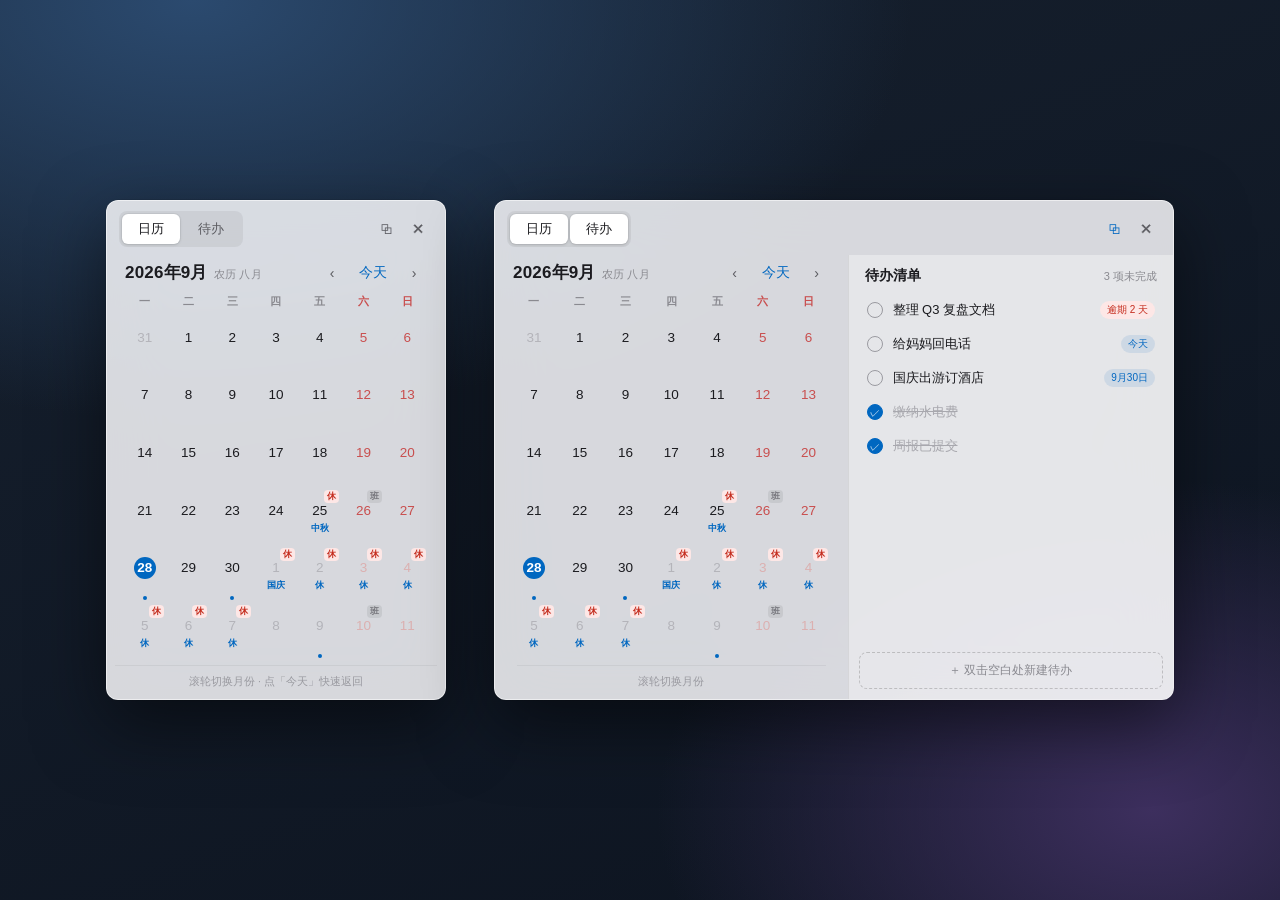
<file: designs/a-mica.html>
﻿<!DOCTYPE html>
<html lang="zh-CN">
<head>
<meta charset="UTF-8">
<title>A · Fluent Mica 云母</title>
<style>
  *{margin:0;padding:0;box-sizing:border-box;-webkit-font-smoothing:antialiased}
  body{
    font-family:"Segoe UI Variable Text","Microsoft YaHei UI",sans-serif;
    background:
      radial-gradient(1200px 700px at 15% 0%, #2b4a6f 0%, transparent 60%),
      radial-gradient(900px 600px at 90% 90%, #3d2f5e 0%, transparent 55%),
      linear-gradient(160deg,#16202e,#0d1420);
    min-height:100vh;display:flex;align-items:center;justify-content:center;gap:48px;padding:40px;
  }
  .panel{
    background:rgba(248,249,251,.86);
    backdrop-filter:blur(30px) saturate(1.4);
    border:1px solid rgba(255,255,255,.55);
    outline:1px solid rgba(0,0,0,.08);
    border-radius:12px;
    box-shadow:0 24px 70px rgba(0,0,0,.5);
    color:#1b1b1f;
    display:flex;flex-direction:column;overflow:hidden;
  }
  .single{width:340px;height:500px}
  .dual{width:680px;height:500px}
  /* ---- title bar ---- */
  .titlebar{display:flex;align-items:center;justify-content:space-between;padding:10px 12px 8px}
  .seg{display:flex;background:rgba(0,0,0,.06);border-radius:8px;padding:3px;gap:2px}
  .seg button{border:0;background:transparent;font:600 12.5px/1 inherit;font-family:inherit;color:#5b5b60;padding:6px 16px;border-radius:6px;cursor:pointer}
  .seg button.active{background:#fff;color:#1b1b1f;box-shadow:0 1px 3px rgba(0,0,0,.12),0 0 0 1px rgba(0,0,0,.04)}
  .win-actions{display:flex;gap:2px}
  .win-actions button{width:30px;height:28px;border:0;background:transparent;border-radius:6px;color:#5b5b60;font-size:13px;cursor:pointer}
  .win-actions button:hover{background:rgba(0,0,0,.07)}
  /* ---- calendar ---- */
  .cal{flex:1;display:flex;flex-direction:column;padding:2px 14px 0;min-width:0}
  .cal-head{display:flex;align-items:baseline;justify-content:space-between;padding:4px 4px 10px}
  .cal-title{font-size:17px;font-weight:600;letter-spacing:.2px}
  .cal-title small{font-size:11px;font-weight:500;color:#8a8a90;margin-left:6px}
  .cal-nav{display:flex;align-items:center;gap:4px}
  .cal-nav button{border:0;background:transparent;color:#5b5b60;width:26px;height:24px;border-radius:6px;font-size:14px;cursor:pointer}
  .cal-nav button:hover{background:rgba(0,0,0,.07)}
  .cal-nav .today-btn{width:auto;padding:0 10px;font:600 11.5px/1 inherit;font-family:inherit;color:#0067c0}
  .cal-nav .today-btn:hover{background:rgba(0,103,192,.1)}
  .week-row{display:grid;grid-template-columns:repeat(7,1fr);padding:0 2px 6px}
  .week-row span{text-align:center;font-size:10.5px;color:#8a8a90;font-weight:600}
  .week-row span.we{color:#c94f4f}
  .grid{flex:1;display:grid;grid-template-columns:repeat(7,1fr);grid-auto-rows:1fr;padding:0 2px}
  .cell{position:relative;display:flex;flex-direction:column;align-items:center;justify-content:center;border-radius:8px;cursor:pointer}
  .cell:hover{background:rgba(0,0,0,.055)}
  .cell .d{font-size:13.5px;font-weight:500;height:22px;line-height:22px;min-width:22px;text-align:center;border-radius:50%}
  .cell.dim .d{color:#b4b4ba}
  .cell.we .d{color:#c94f4f}
  .cell.dim.we .d{color:#dcb0b0}
  .cell.today .d{background:#0067c0;color:#fff;font-weight:700}
  .cell .sub{font-size:9px;color:#9a9aa0;height:12px;line-height:12px;letter-spacing:.2px}
  .cell .sub.fest{color:#0067c0;font-weight:600}
  .cell .badge{position:absolute;top:2px;right:3px;font-size:8.5px;font-weight:700;padding:0 3px;border-radius:4px;line-height:13px}
  .cell .badge.off{background:#fde7e6;color:#c42b1c}
  .cell .badge.work{background:rgba(0,0,0,.07);color:#77777d}
  .cell .dot{position:absolute;bottom:3px;width:4px;height:4px;border-radius:50%;background:#0067c0}
  .cal-foot{padding:9px 4px 10px;font-size:10.5px;color:#9a9aa0;text-align:center;border-top:1px solid rgba(0,0,0,.05);margin:4px 8px 0}
  /* ---- todo ---- */
  .todo{flex:1;display:flex;flex-direction:column;min-width:0;border-left:1px solid rgba(0,0,0,.07);background:rgba(255,255,255,.35)}
  .todo-head{display:flex;align-items:baseline;justify-content:space-between;padding:12px 16px 8px}
  .todo-head b{font-size:14px}
  .todo-head span{font-size:11px;color:#8a8a90}
  .todo-list{flex:1;overflow:hidden;padding:0 8px;list-style:none}
  .todo-list li{display:flex;align-items:center;gap:10px;padding:8px 10px;border-radius:8px;cursor:pointer}
  .todo-list li:hover{background:rgba(0,0,0,.05)}
  .cb{width:16px;height:16px;border-radius:50%;border:1.5px solid #9a9aa0;flex:none;display:flex;align-items:center;justify-content:center;font-size:10px;color:#fff;transition:.15s}
  li:hover .cb{border-color:#0067c0}
  .cb.on{background:#0067c0;border-color:#0067c0}
  .tx{flex:1;font-size:13px;min-width:0;overflow:hidden;text-overflow:ellipsis;white-space:nowrap}
  .due{font-size:10px;color:#0067c0;background:rgba(0,103,192,.1);padding:2px 7px;border-radius:10px;flex:none}
  .due.late{color:#c42b1c;background:#fde7e6}
  li.done .tx{color:#a8a8ae;text-decoration:line-through}
  li.done .due{visibility:hidden}
  .todo-add{margin:6px 10px 10px;padding:9px 12px;border:1px dashed rgba(0,0,0,.18);border-radius:8px;color:#8a8a90;font-size:12px;text-align:center;cursor:pointer}
  .todo-add:hover{border-color:#0067c0;color:#0067c0;background:rgba(0,103,192,.05)}
  .dual-body{flex:1;display:flex;min-height:0}
</style>
</head>
<body>

<!-- 单栏：日历 tab -->
<div class="panel single">
  <div class="titlebar">
    <div class="seg">
      <button class="active">日历</button>
      <button>待办</button>
    </div>
    <div class="win-actions">
      <button title="展开双栏">⧉</button>
      <button title="关闭">✕</button>
    </div>
  </div>
  <div class="cal">
    <div class="cal-head">
      <div class="cal-title">2026年9月<small>农历 八月</small></div>
      <div class="cal-nav"><button>‹</button><button class="today-btn">今天</button><button>›</button></div>
    </div>
    <div class="week-row"><span>一</span><span>二</span><span>三</span><span>四</span><span>五</span><span class="we">六</span><span class="we">日</span></div>
    <div class="grid" data-cal></div>
  </div>
  <div class="cal-foot">滚轮切换月份 · 点「今天」快速返回</div>
</div>

<!-- 双栏：日历 + 待办 -->
<div class="panel dual">
  <div class="titlebar">
    <div class="seg">
      <button class="active">日历</button>
      <button class="active">待办</button>
    </div>
    <div class="win-actions">
      <button title="收起为单栏" style="color:#0067c0">⧉</button>
      <button title="关闭">✕</button>
    </div>
  </div>
  <div class="dual-body">
    <div class="cal">
      <div class="cal-head">
        <div class="cal-title">2026年9月<small>农历 八月</small></div>
        <div class="cal-nav"><button>‹</button><button class="today-btn">今天</button><button>›</button></div>
      </div>
      <div class="week-row"><span>一</span><span>二</span><span>三</span><span>四</span><span>五</span><span class="we">六</span><span class="we">日</span></div>
      <div class="grid" data-cal></div>
      <div class="cal-foot">滚轮切换月份</div>
    </div>
    <div class="todo">
      <div class="todo-head"><b>待办清单</b><span>3 项未完成</span></div>
      <ul class="todo-list">
        <li><span class="cb"></span><span class="tx">整理 Q3 复盘文档</span><span class="due late">逾期 2 天</span></li>
        <li><span class="cb"></span><span class="tx">给妈妈回电话</span><span class="due">今天</span></li>
        <li><span class="cb"></span><span class="tx">国庆出游订酒店</span><span class="due">9月30日</span></li>
        <li class="done"><span class="cb on">✓</span><span class="tx">缴纳水电费</span><span class="due"></span></li>
        <li class="done"><span class="cb on">✓</span><span class="tx">周报已提交</span><span class="due"></span></li>
      </ul>
      <div class="todo-add">＋ 双击空白处新建待办</div>
    </div>
  </div>
</div>

<script>
const HOLIDAYS={
  '2026-09-25':{n:'中秋',off:1},
  '2026-10-01':{n:'国庆',off:1},'2026-10-02':{n:'休',off:1},'2026-10-03':{n:'休',off:1},
  '2026-10-04':{n:'休',off:1},'2026-10-05':{n:'休',off:1},'2026-10-06':{n:'休',off:1},'2026-10-07':{n:'休',off:1},
};
const WORKDAYS={'2026-09-26':1,'2026-10-10':1};
const TODOS={'2026-09-28':1,'2026-09-30':1,'2026-10-09':1};
const TODAY='2026-09-28';
function pad(n){return String(n).padStart(2,'0')}
function build(grid){
  const y=2026,m=8;
  const first=new Date(y,m,1);
  const offset=(first.getDay()+6)%7;
  const daysIn=new Date(y,m+1,0).getDate();
  const prevDays=new Date(y,m,0).getDate();
  for(let i=0;i<42;i++){
    const dnum=i-offset+1;
    let dy,dm,dd,dim=false;
    if(dnum<1){dm=m-1;dd=prevDays+dnum;dim=true}
    else if(dnum>daysIn){dm=m+1;dd=dnum-daysIn;dim=true}
    else{dm=m;dd=dnum}
    const d=new Date(y,dm,dd); dy=d.getFullYear();dm=d.getMonth();dd=d.getDate();
    const key=`${dy}-${pad(dm+1)}-${pad(dd)}`;
    const wd=d.getDay();
    const cell=document.createElement('div');
    cell.className='cell'+(dim?' dim':'')+((wd===0||wd===6)?' we':'')+(key===TODAY?' today':'');
    let html=`<span class="d">${dd}</span>`;
    const h=HOLIDAYS[key];
    if(h){
      html+=`<span class="badge off">休</span>`;
      html+=`<span class="sub fest">${h.n}</span>`;
    }else if(WORKDAYS[key]){
      html+=`<span class="badge work">班</span><span class="sub"></span>`;
    }else{
      html+=`<span class="sub"></span>`;
    }
    if(TODOS[key])html+=`<span class="dot"></span>`;
    cell.innerHTML=html;
    grid.appendChild(cell);
  }
}
document.querySelectorAll('[data-cal]').forEach(build);
</script>
</body>
</html>
</file>
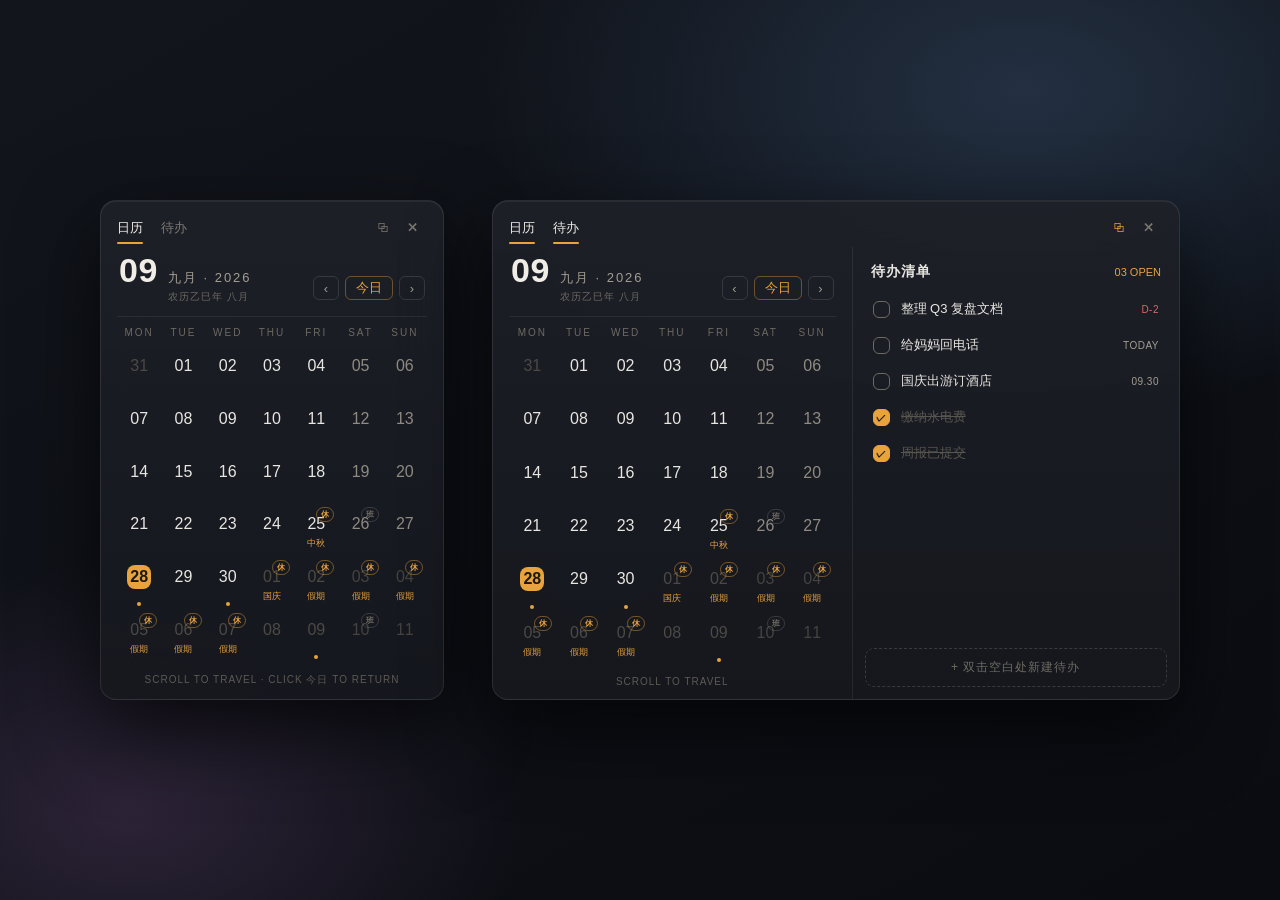
<file: designs/b-nocturne.html>
﻿<!DOCTYPE html>
<html lang="zh-CN">
<head>
<meta charset="UTF-8">
<title>B · 深夜书桌 Nocturne</title>
<style>
  *{margin:0;padding:0;box-sizing:border-box;-webkit-font-smoothing:antialiased}
  body{
    font-family:"Microsoft YaHei UI","Segoe UI",sans-serif;
    background:
      radial-gradient(1000px 600px at 80% 10%, #233042 0%, transparent 55%),
      radial-gradient(800px 500px at 10% 90%, #2c2337 0%, transparent 50%),
      linear-gradient(150deg,#12151c,#0a0c11);
    min-height:100vh;display:flex;align-items:center;justify-content:center;gap:48px;padding:40px;
  }
  .num{font-family:"Bahnschrift","Consolas",sans-serif}
  .panel{
    background:linear-gradient(180deg,rgba(30,32,40,.94),rgba(22,24,30,.96));
    backdrop-filter:blur(28px);
    border:1px solid rgba(255,255,255,.09);
    border-radius:16px;
    box-shadow:0 30px 80px rgba(0,0,0,.65), inset 0 1px 0 rgba(255,255,255,.06);
    color:#e8e6e1;
    display:flex;flex-direction:column;overflow:hidden;
  }
  .single{width:344px;height:500px}
  .dual{width:688px;height:500px}
  /* titlebar */
  .titlebar{display:flex;align-items:center;justify-content:space-between;padding:14px 16px 6px}
  .tabs{display:flex;gap:18px}
  .tabs button{border:0;background:none;font:600 13px/1 inherit;font-family:inherit;color:#7d7a72;padding:4px 0;cursor:pointer;position:relative}
  .tabs button.active{color:#f0ede6}
  .tabs button.active::after{content:"";position:absolute;left:0;right:0;bottom:-3px;height:2px;border-radius:2px;background:#e8a33d}
  .win-actions{display:flex;gap:2px}
  .win-actions button{width:28px;height:26px;border:0;background:none;border-radius:6px;color:#7d7a72;font-size:12px;cursor:pointer}
  .win-actions button:hover{background:rgba(255,255,255,.08);color:#e8e6e1}
  /* calendar */
  .cal{flex:1;display:flex;flex-direction:column;padding:0 16px;min-width:0}
  .cal-head{display:flex;align-items:flex-end;justify-content:space-between;padding:6px 2px 12px;border-bottom:1px solid rgba(255,255,255,.07);margin-bottom:10px}
  .cal-title{display:flex;align-items:baseline;gap:10px}
  .cal-title .big{font-family:"Bahnschrift",sans-serif;font-size:34px;font-weight:600;letter-spacing:.5px;line-height:1;color:#f0ede6}
  .cal-title .cn{font-size:13px;color:#a39e93;letter-spacing:2px}
  .cal-title .cn b{display:block;font-size:10px;color:#6d6a62;font-weight:400;letter-spacing:1px;margin-top:3px}
  .cal-nav{display:flex;align-items:center;gap:6px;padding-bottom:4px}
  .cal-nav button{border:1px solid rgba(255,255,255,.12);background:none;color:#a39e93;width:26px;height:24px;border-radius:6px;font-size:13px;cursor:pointer}
  .cal-nav button:hover{border-color:#e8a33d;color:#e8a33d}
  .cal-nav .today-btn{width:auto;padding:0 10px;font:600 11px/1 inherit;font-family:inherit;color:#e8a33d;border-color:rgba(232,163,61,.4)}
  .week-row{display:grid;grid-template-columns:repeat(7,1fr);padding:0 0 8px}
  .week-row span{text-align:center;font-size:10px;color:#6d6a62;letter-spacing:2px}
  .grid{flex:1;display:grid;grid-template-columns:repeat(7,1fr);grid-auto-rows:1fr}
  .cell{position:relative;display:flex;flex-direction:column;align-items:center;justify-content:center;border-radius:10px;cursor:pointer;gap:1px}
  .cell:hover{background:rgba(255,255,255,.06)}
  .cell .d{font-family:"Bahnschrift",sans-serif;font-size:16px;font-weight:500;height:24px;line-height:24px;min-width:24px;text-align:center;border-radius:8px}
  .cell.dim .d{color:#4c4a45}
  .cell.we .d{color:#8f8b81}
  .cell.dim.we .d{color:#454340}
  .cell.today .d{background:#e8a33d;color:#1a1610;font-weight:700}
  .cell .sub{font-size:9px;height:12px;line-height:12px;color:#6d6a62}
  .cell .sub.fest{color:#e8a33d}
  .cell .badge{position:absolute;top:3px;right:4px;font-size:8px;font-weight:700;padding:0 4px;border-radius:8px;line-height:13px;border:1px solid}
  .cell .badge.off{color:#e8a33d;border-color:rgba(232,163,61,.45)}
  .cell .badge.work{color:#6d6a62;border-color:rgba(255,255,255,.15)}
  .cell .dot{position:absolute;bottom:4px;width:4px;height:4px;border-radius:50%;background:#e8a33d}
  .cal-foot{padding:10px 2px 12px;font-size:10px;color:#5d5a53;letter-spacing:1px;text-align:center}
  /* todo */
  .todo{flex:1;display:flex;flex-direction:column;min-width:0;border-left:1px solid rgba(255,255,255,.07)}
  .todo-head{display:flex;align-items:baseline;justify-content:space-between;padding:16px 18px 10px}
  .todo-head b{font-size:14px;letter-spacing:1px}
  .todo-head span{font-family:"Bahnschrift",sans-serif;font-size:11px;color:#e8a33d}
  .todo-list{flex:1;overflow:hidden;padding:0 10px;list-style:none}
  .todo-list li{display:flex;align-items:center;gap:11px;padding:9px 10px;border-radius:9px;cursor:pointer}
  .todo-list li:hover{background:rgba(255,255,255,.05)}
  .cb{width:17px;height:17px;border-radius:6px;border:1.5px solid #6d6a62;flex:none;display:flex;align-items:center;justify-content:center;font-size:10px;color:#1a1610;transition:.15s}
  li:hover .cb{border-color:#e8a33d}
  .cb.on{background:#e8a33d;border-color:#e8a33d;font-weight:700}
  .tx{flex:1;font-size:13px;min-width:0;overflow:hidden;text-overflow:ellipsis;white-space:nowrap}
  .due{font-family:"Bahnschrift",sans-serif;font-size:10px;color:#a39e93;flex:none;letter-spacing:.5px}
  .due.late{color:#e06666}
  li.done .tx{color:#57554f;text-decoration:line-through}
  li.done .due{visibility:hidden}
  .todo-add{margin:8px 12px 12px;padding:10px;border:1px dashed rgba(255,255,255,.15);border-radius:9px;color:#6d6a62;font-size:12px;text-align:center;cursor:pointer;letter-spacing:1px}
  .todo-add:hover{border-color:rgba(232,163,61,.5);color:#e8a33d}
  .dual-body{flex:1;display:flex;min-height:0}
</style>
</head>
<body>

<div class="panel single">
  <div class="titlebar">
    <div class="tabs"><button class="active">日历</button><button>待办</button></div>
    <div class="win-actions"><button title="展开双栏">⧉</button><button title="关闭">✕</button></div>
  </div>
  <div class="cal">
    <div class="cal-head">
      <div class="cal-title">
        <span class="big">09</span>
        <span class="cn">九月 · 2026<b>农历乙巳年 八月</b></span>
      </div>
      <div class="cal-nav"><button>‹</button><button class="today-btn">今日</button><button>›</button></div>
    </div>
    <div class="week-row"><span>MON</span><span>TUE</span><span>WED</span><span>THU</span><span>FRI</span><span>SAT</span><span>SUN</span></div>
    <div class="grid" data-cal></div>
  </div>
  <div class="cal-foot">SCROLL TO TRAVEL · CLICK 今日 TO RETURN</div>
</div>

<div class="panel dual">
  <div class="titlebar">
    <div class="tabs"><button class="active">日历</button><button class="active">待办</button></div>
    <div class="win-actions"><button title="收起为单栏" style="color:#e8a33d">⧉</button><button title="关闭">✕</button></div>
  </div>
  <div class="dual-body">
    <div class="cal">
      <div class="cal-head">
        <div class="cal-title">
          <span class="big">09</span>
          <span class="cn">九月 · 2026<b>农历乙巳年 八月</b></span>
        </div>
        <div class="cal-nav"><button>‹</button><button class="today-btn">今日</button><button>›</button></div>
      </div>
      <div class="week-row"><span>MON</span><span>TUE</span><span>WED</span><span>THU</span><span>FRI</span><span>SAT</span><span>SUN</span></div>
      <div class="grid" data-cal></div>
      <div class="cal-foot">SCROLL TO TRAVEL</div>
    </div>
    <div class="todo">
      <div class="todo-head"><b>待办清单</b><span>03 OPEN</span></div>
      <ul class="todo-list">
        <li><span class="cb"></span><span class="tx">整理 Q3 复盘文档</span><span class="due late">D-2</span></li>
        <li><span class="cb"></span><span class="tx">给妈妈回电话</span><span class="due">TODAY</span></li>
        <li><span class="cb"></span><span class="tx">国庆出游订酒店</span><span class="due">09.30</span></li>
        <li class="done"><span class="cb on">✓</span><span class="tx">缴纳水电费</span><span class="due"></span></li>
        <li class="done"><span class="cb on">✓</span><span class="tx">周报已提交</span><span class="due"></span></li>
      </ul>
      <div class="todo-add">+ 双击空白处新建待办</div>
    </div>
  </div>
</div>

<script>
const HOLIDAYS={
  '2026-09-25':{n:'中秋',off:1},
  '2026-10-01':{n:'国庆',off:1},'2026-10-02':{n:'假期',off:1},'2026-10-03':{n:'假期',off:1},
  '2026-10-04':{n:'假期',off:1},'2026-10-05':{n:'假期',off:1},'2026-10-06':{n:'假期',off:1},'2026-10-07':{n:'假期',off:1},
};
const WORKDAYS={'2026-09-26':1,'2026-10-10':1};
const TODOS={'2026-09-28':1,'2026-09-30':1,'2026-10-09':1};
const TODAY='2026-09-28';
function pad(n){return String(n).padStart(2,'0')}
function build(grid){
  const y=2026,m=8;
  const offset=(new Date(y,m,1).getDay()+6)%7;
  const daysIn=new Date(y,m+1,0).getDate();
  const prevDays=new Date(y,m,0).getDate();
  for(let i=0;i<42;i++){
    const dnum=i-offset+1;
    let dd,dim=false,dt;
    if(dnum<1){dt=new Date(y,m-1,prevDays+dnum);dim=true}
    else if(dnum>daysIn){dt=new Date(y,m+1,dnum-daysIn);dim=true}
    else{dt=new Date(y,m,dnum)}
    dd=dt.getDate();
    const key=`${dt.getFullYear()}-${pad(dt.getMonth()+1)}-${pad(dd)}`;
    const wd=dt.getDay();
    const cell=document.createElement('div');
    cell.className='cell'+(dim?' dim':'')+((wd===0||wd===6)?' we':'')+(key===TODAY?' today':'');
    let html=`<span class="d">${pad(dd)}</span>`;
    const h=HOLIDAYS[key];
    if(h){html+=`<span class="badge off">休</span><span class="sub fest">${h.n}</span>`}
    else if(WORKDAYS[key]){html+=`<span class="badge work">班</span><span class="sub"></span>`}
    else{html+=`<span class="sub"></span>`}
    if(TODOS[key])html+=`<span class="dot"></span>`;
    cell.innerHTML=html;
    grid.appendChild(cell);
  }
}
document.querySelectorAll('[data-cal]').forEach(build);
</script>
</body>
</html>
</file>
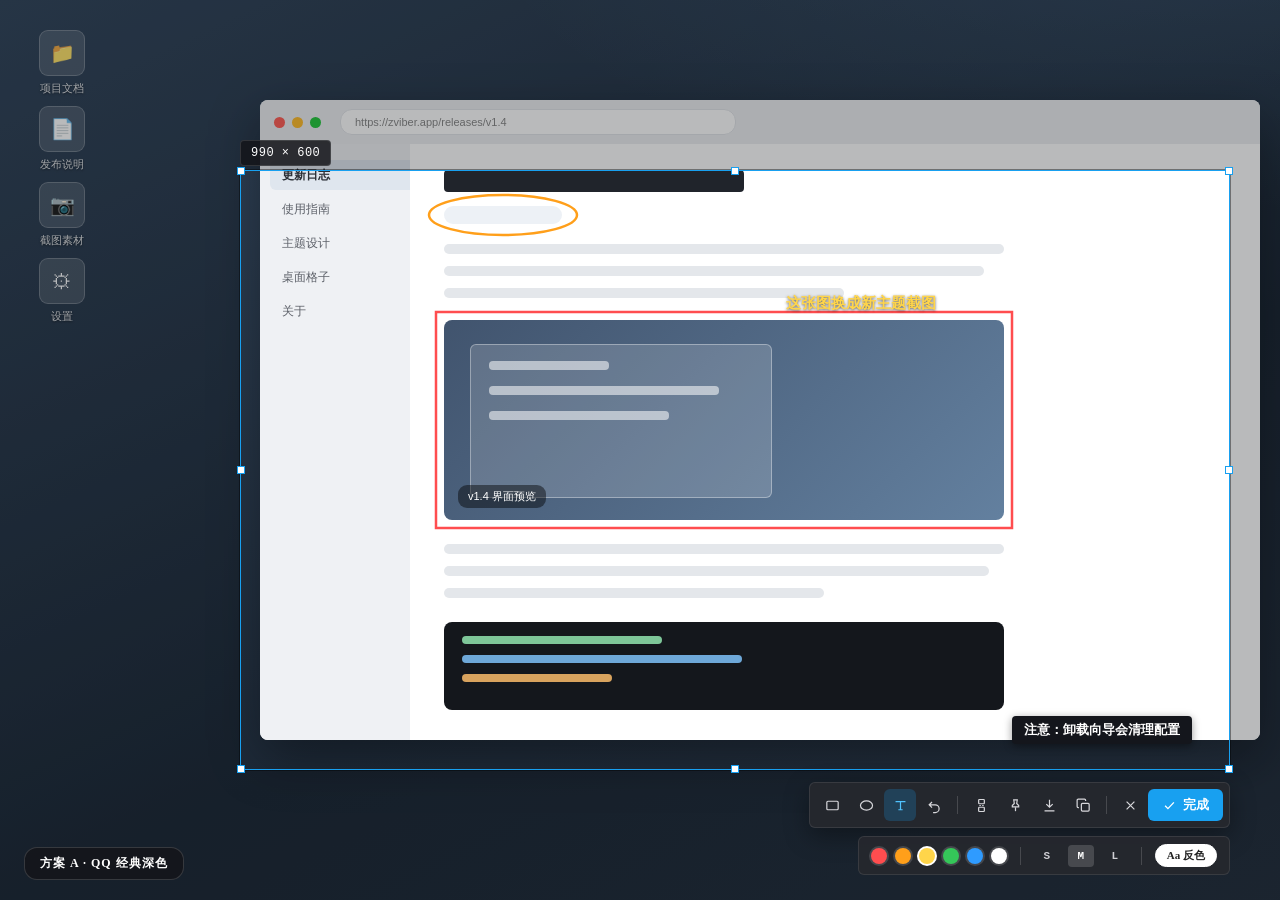
<file: designs/screenshot/shot-a-qq.html>
<!DOCTYPE html><html lang="zh-CN"><head><meta charset="utf-8"><title>方案 A &#183; QQ 经典深色</title><style>
html,body{margin:0;padding:0}
body{width:1600px;height:900px;overflow:hidden;position:relative;font-family:'Segoe UI','Microsoft YaHei',sans-serif}
.layer{position:absolute;inset:0}
.scene{position:absolute;inset:0}
.dim-wrap .scene{filter:brightness(.52) saturate(.75)}
.veil{background:rgba(6,8,12,.28)}
.sharp-wrap{clip-path:inset(170px 370px 130px 240px)}
/* ---- 场景：壁纸 ---- */
.wp{position:absolute;inset:0;background:linear-gradient(155deg,#33465c 0%,#1d2937 55%,#26313f 100%)}
.wp::after{content:'';position:absolute;inset:0;background:radial-gradient(1200px 500px at 75% -10%,rgba(120,170,220,.18),transparent 60%)}
.dicon{position:absolute;left:30px;width:64px;text-align:center}
.dicon .ic{width:44px;height:44px;margin:0 auto;border-radius:9px;background:rgba(255,255,255,.14);border:1px solid rgba(255,255,255,.22);display:flex;align-items:center;justify-content:center;font-size:20px;color:#fff}
.dicon .tx{margin-top:5px;font-size:11px;color:rgba(255,255,255,.85);text-shadow:0 1px 2px rgba(0,0,0,.5)}
/* ---- 场景：假窗口 ---- */
.win{position:absolute;left:260px;top:100px;width:1000px;height:640px;background:#f6f7f9;border-radius:8px;overflow:hidden;box-shadow:0 18px 50px rgba(0,0,0,.35)}
.win .t{height:44px;background:#eceef1;display:flex;align-items:center;padding:0 14px;gap:7px}
.win .dot3{width:11px;height:11px;border-radius:50%}
.win .addr{margin-left:12px;width:380px;height:24px;background:#fff;border-radius:12px;font-size:11px;color:#888;display:flex;align-items:center;padding-left:14px;border:1px solid #e2e4e8}
.nav{position:absolute;left:0;top:44px;bottom:0;width:150px;background:#eff1f4;padding:16px 10px}
.nav .it{height:30px;border-radius:6px;font-size:12px;color:#5c6068;display:flex;align-items:center;padding-left:12px;margin-bottom:4px}
.nav .it.on{background:#dfe6ee;color:#2b2f36;font-weight:600}
.main{position:absolute;left:150px;top:44px;right:0;bottom:0;background:#fff;padding:26px 34px}
.h1bar{width:300px;height:22px;background:#20242b;border-radius:4px}
.chip{margin-top:14px;width:118px;height:18px;background:#edf1f6;border-radius:9px}
.pl{margin-top:20px}
.pl i{display:block;height:10px;background:#e4e7eb;border-radius:5px;margin-bottom:12px}
.imgb{margin-top:22px;width:560px;height:200px;border-radius:8px;background:linear-gradient(135deg,#41546e,#63809f);position:relative;overflow:hidden}
.imgb .mock{position:absolute;left:26px;top:24px;width:300px;height:152px;background:rgba(255,255,255,.16);border:1px solid rgba(255,255,255,.35);border-radius:6px}
.imgb .mock i{display:block;height:9px;background:rgba(255,255,255,.55);border-radius:4px;margin:16px 18px 0}
.imgb .lb{position:absolute;left:14px;bottom:12px;background:rgba(0,0,0,.45);color:#fff;font-size:11px;padding:4px 10px;border-radius:9px}
.code{margin-top:24px;width:560px;height:88px;background:#14171c;border-radius:8px;padding:14px 18px;box-sizing:border-box}
.code i{display:block;height:8px;border-radius:4px;margin-bottom:11px}
/* ---- 选区 ---- */
.sel{position:absolute;left:240px;top:170px;width:990px;height:600px;box-sizing:border-box}
.h{position:absolute;width:8px;height:8px;box-sizing:border-box}
.h.nw{left:-4px;top:-4px}.h.n{left:50%;margin-left:-4px;top:-4px}.h.ne{right:-4px;top:-4px}
.h.e{right:-4px;top:50%;margin-top:-4px}.h.se{right:-4px;bottom:-4px}.h.s{left:50%;margin-left:-4px;bottom:-4px}
.h.sw{left:-4px;bottom:-4px}.h.w{left:-4px;top:50%;margin-top:-4px}
.sizelabel{position:absolute;left:240px;top:140px;padding:5px 10px;border-radius:4px;font:12px Consolas,'Segoe UI',monospace;letter-spacing:.5px;white-space:nowrap}
/* ---- 标注示例 ---- */
.annot{position:absolute;inset:0}
.atext{position:absolute;left:786px;top:294px;font:600 15px 'Microsoft YaHei';color:#ffd54a;text-shadow:0 1px 3px rgba(0,0,0,.65)}
.ainv{position:absolute;left:1012px;top:716px;font:600 13px 'Microsoft YaHei';color:#fff;background:#14161c;padding:5px 12px;border-radius:4px;box-shadow:0 2px 8px rgba(0,0,0,.4);white-space:nowrap}
/* ---- 工具条 ---- */
.bar{position:absolute;top:782px;right:370px;display:flex;align-items:center;padding:6px;gap:2px;box-sizing:border-box}
.tbtn{height:32px;min-width:32px;display:flex;align-items:center;justify-content:center;border:none;background:transparent;border-radius:6px;cursor:pointer;padding:0 5px;gap:5px}
.tbtn svg{width:17px;height:17px;flex:none}
.lbl{font-size:12px;font-family:'Microsoft YaHei'}
.sep{width:1px;height:18px;margin:0 5px;flex:none}
.confirm{height:32px;border:none;border-radius:6px;padding:0 14px;font:600 12.5px 'Microsoft YaHei';display:flex;align-items:center;gap:6px;cursor:pointer}
.confirm svg{width:15px;height:15px}
.subbar{position:absolute;top:836px;right:370px;display:flex;align-items:center;padding:7px 12px;gap:8px;box-sizing:border-box}
.dot{width:16px;height:16px;border-radius:50%;cursor:pointer;flex:none;box-sizing:border-box}
.size{width:26px;height:22px;display:flex;align-items:center;justify-content:center;border-radius:4px;font:600 11px Consolas,monospace;cursor:pointer;flex:none}
.invert{height:23px;padding:0 11px;display:flex;align-items:center;border-radius:12px;font:600 11px 'Microsoft YaHei';cursor:pointer;flex:none;box-sizing:border-box}
/* ---- 钉图预览卡 ---- */
.pin-card{position:absolute;left:1316px;top:64px;width:248px}
.pin-thumb{height:140px;border-radius:4px;position:relative;overflow:hidden;background:linear-gradient(135deg,#3b4c61,#22303f);box-sizing:border-box}
.pin-thumb .pw{position:absolute;left:26px;top:24px;width:196px;height:92px;background:rgba(246,247,249,.95);border-radius:4px;padding:10px 12px;box-sizing:border-box}
.pin-thumb .pw i{display:block;height:7px;background:#d7dbe0;border-radius:3px;margin-bottom:8px}
.pin-thumb .pw i:first-child{width:90px;height:9px;background:#2a2e35}
.pin-cap{margin-top:9px;text-align:center;font:11px 'Microsoft YaHei';padding:6px 0;border-radius:11px;white-space:nowrap}
.tag{position:absolute;left:24px;bottom:20px;padding:7px 15px;border-radius:13px;font:600 12px 'Microsoft YaHei';letter-spacing:1px}


.sel{border:1px solid #18a0f0;box-shadow:0 0 0 1px rgba(0,0,0,.4)}
.h{background:#fff;border:1px solid #18a0f0}
.sizelabel{background:rgba(20,22,26,.85);color:#fff;border:1px solid rgba(255,255,255,.12)}
.bar{background:rgba(38,40,46,.94);border:1px solid rgba(255,255,255,.09);border-radius:6px;box-shadow:0 8px 24px rgba(0,0,0,.35)}
.tbtn{color:#d8d8dc}.tbtn:hover{background:rgba(255,255,255,.12)}
.tbtn.on{background:rgba(24,160,240,.22);color:#4fc3ff}
.tbtn .lbl{display:none}
.sep{background:rgba(255,255,255,.16)}
.confirm{background:#18a0f0;color:#fff}
.close:hover{background:#d94040;color:#fff}
.subbar{background:rgba(38,40,46,.94);border:1px solid rgba(255,255,255,.09);border-radius:6px}
.dot{box-shadow:0 0 0 2px rgba(255,255,255,.15)}.dot.on{box-shadow:0 0 0 2px #fff}
.size{color:#cfcfd4}.size.on{background:rgba(255,255,255,.16);color:#fff}
.invert{border:1px solid rgba(255,255,255,.3);color:#e8e8ea}.invert.on{background:#fff;color:#222;border-color:#fff}
.pin-thumb{border:1px solid rgba(255,255,255,.25);box-shadow:0 10px 30px rgba(0,0,0,.5)}
.pin-cap{background:rgba(20,22,26,.8);color:#cfd2d6}
.tag{background:rgba(20,22,26,.85);color:#fff;border:1px solid rgba(255,255,255,.15)}

</style></head><body class="scheme-qq"><template id="scene">
<div class="wp"></div>
<div class="dicon" style="top:30px"><div class="ic">&#128193;</div><div class="tx">项目文档</div></div>
<div class="dicon" style="top:106px"><div class="ic">&#128196;</div><div class="tx">发布说明</div></div>
<div class="dicon" style="top:182px"><div class="ic">&#128247;</div><div class="tx">截图素材</div></div>
<div class="dicon" style="top:258px"><div class="ic">&#9881;</div><div class="tx">设置</div></div>
<div class="win">
  <div class="t">
    <span class="dot3" style="background:#ff5f57"></span><span class="dot3" style="background:#febc2e"></span><span class="dot3" style="background:#28c840"></span>
    <span class="addr">https://zviber.app/releases/v1.4</span>
  </div>
  <div class="nav">
    <div class="it on">更新日志</div><div class="it">使用指南</div><div class="it">主题设计</div><div class="it">桌面格子</div><div class="it">关于</div>
  </div>
  <div class="main">
    <div class="h1bar"></div>
    <div class="chip"></div>
    <div class="pl"><i style="width:560px"></i><i style="width:540px"></i><i style="width:400px"></i></div>
    <div class="imgb"><div class="mock"><i style="width:120px"></i><i style="width:230px"></i><i style="width:180px"></i></div><span class="lb">v1.4 界面预览</span></div>
    <div class="pl" style="margin-top:24px"><i style="width:560px"></i><i style="width:545px"></i><i style="width:380px"></i></div>
    <div class="code">
      <i style="width:200px;background:#7ec699"></i>
      <i style="width:280px;background:#6ea8d8"></i>
      <i style="width:150px;background:#d8a35e"></i>
    </div>
  </div>
</div>
</template><div class="layer dim-wrap"><div class="scene-slot"></div></div><div class="layer veil"></div><div class="layer sharp-wrap"><div class="scene-slot"></div></div><div class="annot"><svg style="position:absolute;inset:0" width="1600" height="900"><rect x="436" y="312" width="576" height="216" fill="none" stroke="#ff4d4f" stroke-width="2.5"/><ellipse cx="503" cy="215" rx="74" ry="20" fill="none" stroke="#ff9f1a" stroke-width="2.5"/></svg><div class="atext">这张图换成新主题截图</div><div class="ainv">注意：卸载向导会清理配置</div></div><div class="sizelabel">990 &#215; 600</div><div class="sel"><span class="h nw"></span><span class="h n"></span><span class="h ne"></span><span class="h e"></span><span class="h se"></span><span class="h s"></span><span class="h sw"></span><span class="h w"></span></div><div class="bar"><button class="tbtn" data-t="rect"><svg viewBox="0 0 24 24" fill="none" stroke="currentColor" stroke-width="1.7"><rect x="4" y="6" width="16" height="12" rx="1.5"/></svg></button><button class="tbtn" data-t="ellipse"><svg viewBox="0 0 24 24" fill="none" stroke="currentColor" stroke-width="1.7"><ellipse cx="12" cy="12" rx="8.5" ry="6.5"/></svg></button><button class="tbtn on" data-t="text"><svg viewBox="0 0 24 24" fill="none" stroke="currentColor" stroke-width="1.7"><path d="M5 6.5h14M12 6.5V18M9 18h6"/></svg></button><button class="tbtn" data-t="undo"><svg viewBox="0 0 24 24" fill="none" stroke="currentColor" stroke-width="1.7"><path d="M8.5 7L4.5 11l4 4M4.5 11H13a5.5 5.5 0 1 1 0 11h-3"/></svg></button><span class="sep"></span><button class="tbtn" data-t="long"><svg viewBox="0 0 24 24" fill="none" stroke="currentColor" stroke-width="1.7"><rect x="8" y="3.5" width="8" height="6" rx="1"/><rect x="8" y="14.5" width="8" height="6" rx="1"/><path d="M9 12h6" stroke-dasharray="2 2"/></svg><span class="lbl">长图</span></button><button class="tbtn" data-t="pin"><svg viewBox="0 0 24 24" fill="none" stroke="currentColor" stroke-width="1.7"><path d="M9.5 4h5l-.8 5.2 2.8 2.8v2H7.5v-2l2.8-2.8z"/><path d="M12 14.5V20"/></svg><span class="lbl">钉住</span></button><button class="tbtn" data-t="save"><svg viewBox="0 0 24 24" fill="none" stroke="currentColor" stroke-width="1.7"><path d="M12 4v9.5M7.5 10 12 14.5 16.5 10M5 19.5h14"/></svg><span class="lbl">保存</span></button><button class="tbtn" data-t="copy"><svg viewBox="0 0 24 24" fill="none" stroke="currentColor" stroke-width="1.7"><rect x="9" y="9" width="11" height="11" rx="1.5"/><path d="M5.5 15h-1A1.5 1.5 0 0 1 3 13.5v-9A1.5 1.5 0 0 1 4.5 3h9A1.5 1.5 0 0 1 15 4.5v1"/></svg><span class="lbl">复制</span></button><span class="sep"></span><button class="tbtn close" data-t="close"><svg viewBox="0 0 24 24" fill="none" stroke="currentColor" stroke-width="1.7"><path d="M6.5 6.5l11 11M17.5 6.5l-11 11"/></svg></button><button class="confirm"><svg viewBox="0 0 24 24" fill="none" stroke="currentColor" stroke-width="2.2"><path d="M5 12.5l4.5 4.5L19 7"/></svg><span>完成</span></button></div><div class="subbar"><span class="dot" style="background:#ff4d4f"></span><span class="dot" style="background:#ff9f1a"></span><span class="dot on" style="background:#ffd54a"></span><span class="dot" style="background:#35c759"></span><span class="dot" style="background:#2f9bff"></span><span class="dot" style="background:#ffffff"></span><span class="sep"></span><span class="size">S</span><span class="size on">M</span><span class="size">L</span><span class="sep"></span><span class="invert on">Aa 反色</span></div><div class="pin-card"><div class="pin-thumb"><div class="pw"><i></i><i style="width:150px"></i><i style="width:160px"></i><i style="width:110px"></i></div></div><div class="pin-cap">钉住效果 &#183; 可拖拽移动 &#183; 双击关闭</div></div><div class="tag">方案 A &#183; QQ 经典深色</div><script>var h=document.getElementById("scene").innerHTML;document.querySelectorAll(".scene-slot").forEach(function(e){e.innerHTML=h});</script></body></html>
</file>
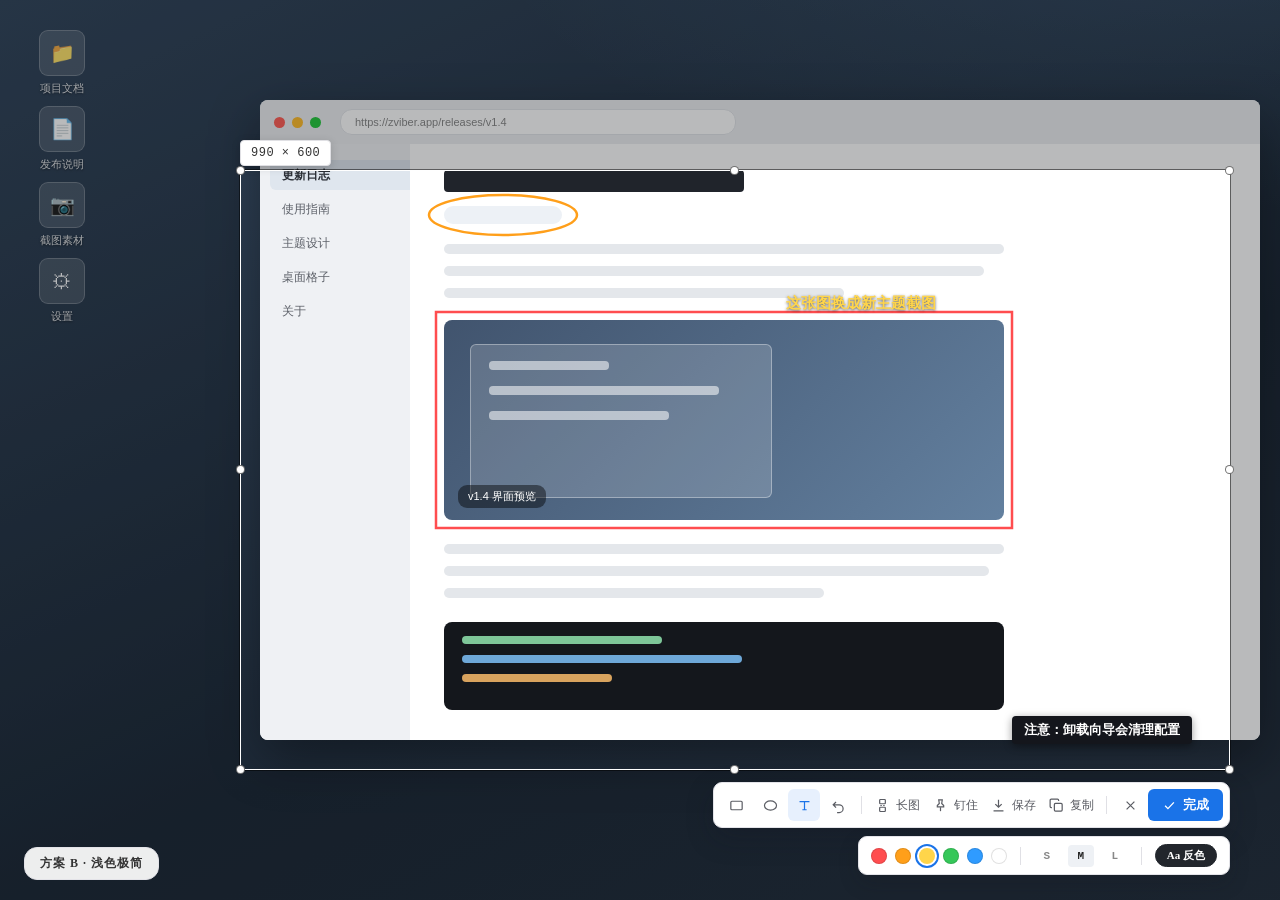
<file: designs/screenshot/shot-b-lite.html>
<!DOCTYPE html><html lang="zh-CN"><head><meta charset="utf-8"><title>方案 B &#183; 浅色极简</title><style>
html,body{margin:0;padding:0}
body{width:1600px;height:900px;overflow:hidden;position:relative;font-family:'Segoe UI','Microsoft YaHei',sans-serif}
.layer{position:absolute;inset:0}
.scene{position:absolute;inset:0}
.dim-wrap .scene{filter:brightness(.52) saturate(.75)}
.veil{background:rgba(6,8,12,.28)}
.sharp-wrap{clip-path:inset(170px 370px 130px 240px)}
/* ---- 场景：壁纸 ---- */
.wp{position:absolute;inset:0;background:linear-gradient(155deg,#33465c 0%,#1d2937 55%,#26313f 100%)}
.wp::after{content:'';position:absolute;inset:0;background:radial-gradient(1200px 500px at 75% -10%,rgba(120,170,220,.18),transparent 60%)}
.dicon{position:absolute;left:30px;width:64px;text-align:center}
.dicon .ic{width:44px;height:44px;margin:0 auto;border-radius:9px;background:rgba(255,255,255,.14);border:1px solid rgba(255,255,255,.22);display:flex;align-items:center;justify-content:center;font-size:20px;color:#fff}
.dicon .tx{margin-top:5px;font-size:11px;color:rgba(255,255,255,.85);text-shadow:0 1px 2px rgba(0,0,0,.5)}
/* ---- 场景：假窗口 ---- */
.win{position:absolute;left:260px;top:100px;width:1000px;height:640px;background:#f6f7f9;border-radius:8px;overflow:hidden;box-shadow:0 18px 50px rgba(0,0,0,.35)}
.win .t{height:44px;background:#eceef1;display:flex;align-items:center;padding:0 14px;gap:7px}
.win .dot3{width:11px;height:11px;border-radius:50%}
.win .addr{margin-left:12px;width:380px;height:24px;background:#fff;border-radius:12px;font-size:11px;color:#888;display:flex;align-items:center;padding-left:14px;border:1px solid #e2e4e8}
.nav{position:absolute;left:0;top:44px;bottom:0;width:150px;background:#eff1f4;padding:16px 10px}
.nav .it{height:30px;border-radius:6px;font-size:12px;color:#5c6068;display:flex;align-items:center;padding-left:12px;margin-bottom:4px}
.nav .it.on{background:#dfe6ee;color:#2b2f36;font-weight:600}
.main{position:absolute;left:150px;top:44px;right:0;bottom:0;background:#fff;padding:26px 34px}
.h1bar{width:300px;height:22px;background:#20242b;border-radius:4px}
.chip{margin-top:14px;width:118px;height:18px;background:#edf1f6;border-radius:9px}
.pl{margin-top:20px}
.pl i{display:block;height:10px;background:#e4e7eb;border-radius:5px;margin-bottom:12px}
.imgb{margin-top:22px;width:560px;height:200px;border-radius:8px;background:linear-gradient(135deg,#41546e,#63809f);position:relative;overflow:hidden}
.imgb .mock{position:absolute;left:26px;top:24px;width:300px;height:152px;background:rgba(255,255,255,.16);border:1px solid rgba(255,255,255,.35);border-radius:6px}
.imgb .mock i{display:block;height:9px;background:rgba(255,255,255,.55);border-radius:4px;margin:16px 18px 0}
.imgb .lb{position:absolute;left:14px;bottom:12px;background:rgba(0,0,0,.45);color:#fff;font-size:11px;padding:4px 10px;border-radius:9px}
.code{margin-top:24px;width:560px;height:88px;background:#14171c;border-radius:8px;padding:14px 18px;box-sizing:border-box}
.code i{display:block;height:8px;border-radius:4px;margin-bottom:11px}
/* ---- 选区 ---- */
.sel{position:absolute;left:240px;top:170px;width:990px;height:600px;box-sizing:border-box}
.h{position:absolute;width:8px;height:8px;box-sizing:border-box}
.h.nw{left:-4px;top:-4px}.h.n{left:50%;margin-left:-4px;top:-4px}.h.ne{right:-4px;top:-4px}
.h.e{right:-4px;top:50%;margin-top:-4px}.h.se{right:-4px;bottom:-4px}.h.s{left:50%;margin-left:-4px;bottom:-4px}
.h.sw{left:-4px;bottom:-4px}.h.w{left:-4px;top:50%;margin-top:-4px}
.sizelabel{position:absolute;left:240px;top:140px;padding:5px 10px;border-radius:4px;font:12px Consolas,'Segoe UI',monospace;letter-spacing:.5px;white-space:nowrap}
/* ---- 标注示例 ---- */
.annot{position:absolute;inset:0}
.atext{position:absolute;left:786px;top:294px;font:600 15px 'Microsoft YaHei';color:#ffd54a;text-shadow:0 1px 3px rgba(0,0,0,.65)}
.ainv{position:absolute;left:1012px;top:716px;font:600 13px 'Microsoft YaHei';color:#fff;background:#14161c;padding:5px 12px;border-radius:4px;box-shadow:0 2px 8px rgba(0,0,0,.4);white-space:nowrap}
/* ---- 工具条 ---- */
.bar{position:absolute;top:782px;right:370px;display:flex;align-items:center;padding:6px;gap:2px;box-sizing:border-box}
.tbtn{height:32px;min-width:32px;display:flex;align-items:center;justify-content:center;border:none;background:transparent;border-radius:6px;cursor:pointer;padding:0 5px;gap:5px}
.tbtn svg{width:17px;height:17px;flex:none}
.lbl{font-size:12px;font-family:'Microsoft YaHei'}
.sep{width:1px;height:18px;margin:0 5px;flex:none}
.confirm{height:32px;border:none;border-radius:6px;padding:0 14px;font:600 12.5px 'Microsoft YaHei';display:flex;align-items:center;gap:6px;cursor:pointer}
.confirm svg{width:15px;height:15px}
.subbar{position:absolute;top:836px;right:370px;display:flex;align-items:center;padding:7px 12px;gap:8px;box-sizing:border-box}
.dot{width:16px;height:16px;border-radius:50%;cursor:pointer;flex:none;box-sizing:border-box}
.size{width:26px;height:22px;display:flex;align-items:center;justify-content:center;border-radius:4px;font:600 11px Consolas,monospace;cursor:pointer;flex:none}
.invert{height:23px;padding:0 11px;display:flex;align-items:center;border-radius:12px;font:600 11px 'Microsoft YaHei';cursor:pointer;flex:none;box-sizing:border-box}
/* ---- 钉图预览卡 ---- */
.pin-card{position:absolute;left:1316px;top:64px;width:248px}
.pin-thumb{height:140px;border-radius:4px;position:relative;overflow:hidden;background:linear-gradient(135deg,#3b4c61,#22303f);box-sizing:border-box}
.pin-thumb .pw{position:absolute;left:26px;top:24px;width:196px;height:92px;background:rgba(246,247,249,.95);border-radius:4px;padding:10px 12px;box-sizing:border-box}
.pin-thumb .pw i{display:block;height:7px;background:#d7dbe0;border-radius:3px;margin-bottom:8px}
.pin-thumb .pw i:first-child{width:90px;height:9px;background:#2a2e35}
.pin-cap{margin-top:9px;text-align:center;font:11px 'Microsoft YaHei';padding:6px 0;border-radius:11px;white-space:nowrap}
.tag{position:absolute;left:24px;bottom:20px;padding:7px 15px;border-radius:13px;font:600 12px 'Microsoft YaHei';letter-spacing:1px}


.sel{border:1px solid #fff;box-shadow:0 0 0 1px rgba(0,0,0,.5)}
.h{background:#fff;border:1px solid rgba(0,0,0,.55);border-radius:50%;width:9px;height:9px}
.h.nw{left:-5px;top:-5px}.h.n{margin-left:-5px;top:-5px}.h.ne{right:-5px;top:-5px}
.h.e{right:-5px;margin-top:-5px}.h.se{right:-5px;bottom:-5px}.h.s{margin-left:-5px;bottom:-5px}
.h.sw{left:-5px;bottom:-5px}.h.w{left:-5px;margin-top:-5px}
.sizelabel{background:#fff;color:#333;border:1px solid #e0e0e4;box-shadow:0 2px 8px rgba(0,0,0,.15)}
.bar{background:#fff;border:1px solid #e3e3e8;border-radius:9px;box-shadow:0 10px 28px rgba(20,20,30,.22)}
.tbtn{color:#5a5c63}.tbtn:hover{background:#f1f1f4}
.tbtn.on{background:#e7f0fd;color:#1a73e8}
.sep{background:#e0e0e5}
.confirm{background:#1a73e8;color:#fff}
.close:hover{background:#fdecea;color:#d93025}
.subbar{background:#fff;border:1px solid #e3e3e8;border-radius:9px;box-shadow:0 8px 20px rgba(20,20,30,.18)}
.dot{box-shadow:inset 0 0 0 1px rgba(0,0,0,.12)}.dot.on{box-shadow:0 0 0 2px #fff,0 0 0 4px #1a73e8}
.size{color:#888}.size.on{background:#eef1f5;color:#222}
.invert{border:1px solid #d6d6db;color:#555}.invert.on{background:#22262c;color:#fff;border-color:#22262c}
.pin-thumb{border:1px solid rgba(0,0,0,.15);box-shadow:0 10px 30px rgba(0,0,0,.35)}
.pin-cap{background:rgba(255,255,255,.92);color:#555;border:1px solid #e3e3e8}
.tag{background:rgba(255,255,255,.92);color:#333;border:1px solid #e3e3e8}

</style></head><body class="scheme-lite"><template id="scene">
<div class="wp"></div>
<div class="dicon" style="top:30px"><div class="ic">&#128193;</div><div class="tx">项目文档</div></div>
<div class="dicon" style="top:106px"><div class="ic">&#128196;</div><div class="tx">发布说明</div></div>
<div class="dicon" style="top:182px"><div class="ic">&#128247;</div><div class="tx">截图素材</div></div>
<div class="dicon" style="top:258px"><div class="ic">&#9881;</div><div class="tx">设置</div></div>
<div class="win">
  <div class="t">
    <span class="dot3" style="background:#ff5f57"></span><span class="dot3" style="background:#febc2e"></span><span class="dot3" style="background:#28c840"></span>
    <span class="addr">https://zviber.app/releases/v1.4</span>
  </div>
  <div class="nav">
    <div class="it on">更新日志</div><div class="it">使用指南</div><div class="it">主题设计</div><div class="it">桌面格子</div><div class="it">关于</div>
  </div>
  <div class="main">
    <div class="h1bar"></div>
    <div class="chip"></div>
    <div class="pl"><i style="width:560px"></i><i style="width:540px"></i><i style="width:400px"></i></div>
    <div class="imgb"><div class="mock"><i style="width:120px"></i><i style="width:230px"></i><i style="width:180px"></i></div><span class="lb">v1.4 界面预览</span></div>
    <div class="pl" style="margin-top:24px"><i style="width:560px"></i><i style="width:545px"></i><i style="width:380px"></i></div>
    <div class="code">
      <i style="width:200px;background:#7ec699"></i>
      <i style="width:280px;background:#6ea8d8"></i>
      <i style="width:150px;background:#d8a35e"></i>
    </div>
  </div>
</div>
</template><div class="layer dim-wrap"><div class="scene-slot"></div></div><div class="layer veil"></div><div class="layer sharp-wrap"><div class="scene-slot"></div></div><div class="annot"><svg style="position:absolute;inset:0" width="1600" height="900"><rect x="436" y="312" width="576" height="216" fill="none" stroke="#ff4d4f" stroke-width="2.5"/><ellipse cx="503" cy="215" rx="74" ry="20" fill="none" stroke="#ff9f1a" stroke-width="2.5"/></svg><div class="atext">这张图换成新主题截图</div><div class="ainv">注意：卸载向导会清理配置</div></div><div class="sizelabel">990 &#215; 600</div><div class="sel"><span class="h nw"></span><span class="h n"></span><span class="h ne"></span><span class="h e"></span><span class="h se"></span><span class="h s"></span><span class="h sw"></span><span class="h w"></span></div><div class="bar"><button class="tbtn" data-t="rect"><svg viewBox="0 0 24 24" fill="none" stroke="currentColor" stroke-width="1.7"><rect x="4" y="6" width="16" height="12" rx="1.5"/></svg></button><button class="tbtn" data-t="ellipse"><svg viewBox="0 0 24 24" fill="none" stroke="currentColor" stroke-width="1.7"><ellipse cx="12" cy="12" rx="8.5" ry="6.5"/></svg></button><button class="tbtn on" data-t="text"><svg viewBox="0 0 24 24" fill="none" stroke="currentColor" stroke-width="1.7"><path d="M5 6.5h14M12 6.5V18M9 18h6"/></svg></button><button class="tbtn" data-t="undo"><svg viewBox="0 0 24 24" fill="none" stroke="currentColor" stroke-width="1.7"><path d="M8.5 7L4.5 11l4 4M4.5 11H13a5.5 5.5 0 1 1 0 11h-3"/></svg></button><span class="sep"></span><button class="tbtn" data-t="long"><svg viewBox="0 0 24 24" fill="none" stroke="currentColor" stroke-width="1.7"><rect x="8" y="3.5" width="8" height="6" rx="1"/><rect x="8" y="14.5" width="8" height="6" rx="1"/><path d="M9 12h6" stroke-dasharray="2 2"/></svg><span class="lbl">长图</span></button><button class="tbtn" data-t="pin"><svg viewBox="0 0 24 24" fill="none" stroke="currentColor" stroke-width="1.7"><path d="M9.5 4h5l-.8 5.2 2.8 2.8v2H7.5v-2l2.8-2.8z"/><path d="M12 14.5V20"/></svg><span class="lbl">钉住</span></button><button class="tbtn" data-t="save"><svg viewBox="0 0 24 24" fill="none" stroke="currentColor" stroke-width="1.7"><path d="M12 4v9.5M7.5 10 12 14.5 16.5 10M5 19.5h14"/></svg><span class="lbl">保存</span></button><button class="tbtn" data-t="copy"><svg viewBox="0 0 24 24" fill="none" stroke="currentColor" stroke-width="1.7"><rect x="9" y="9" width="11" height="11" rx="1.5"/><path d="M5.5 15h-1A1.5 1.5 0 0 1 3 13.5v-9A1.5 1.5 0 0 1 4.5 3h9A1.5 1.5 0 0 1 15 4.5v1"/></svg><span class="lbl">复制</span></button><span class="sep"></span><button class="tbtn close" data-t="close"><svg viewBox="0 0 24 24" fill="none" stroke="currentColor" stroke-width="1.7"><path d="M6.5 6.5l11 11M17.5 6.5l-11 11"/></svg></button><button class="confirm"><svg viewBox="0 0 24 24" fill="none" stroke="currentColor" stroke-width="2.2"><path d="M5 12.5l4.5 4.5L19 7"/></svg><span>完成</span></button></div><div class="subbar"><span class="dot" style="background:#ff4d4f"></span><span class="dot" style="background:#ff9f1a"></span><span class="dot on" style="background:#ffd54a"></span><span class="dot" style="background:#35c759"></span><span class="dot" style="background:#2f9bff"></span><span class="dot" style="background:#ffffff"></span><span class="sep"></span><span class="size">S</span><span class="size on">M</span><span class="size">L</span><span class="sep"></span><span class="invert on">Aa 反色</span></div><div class="pin-card"><div class="pin-thumb"><div class="pw"><i></i><i style="width:150px"></i><i style="width:160px"></i><i style="width:110px"></i></div></div><div class="pin-cap">钉住效果 &#183; 可拖拽移动 &#183; 双击关闭</div></div><div class="tag">方案 B &#183; 浅色极简</div><script>var h=document.getElementById("scene").innerHTML;document.querySelectorAll(".scene-slot").forEach(function(e){e.innerHTML=h});</script></body></html>
</file>
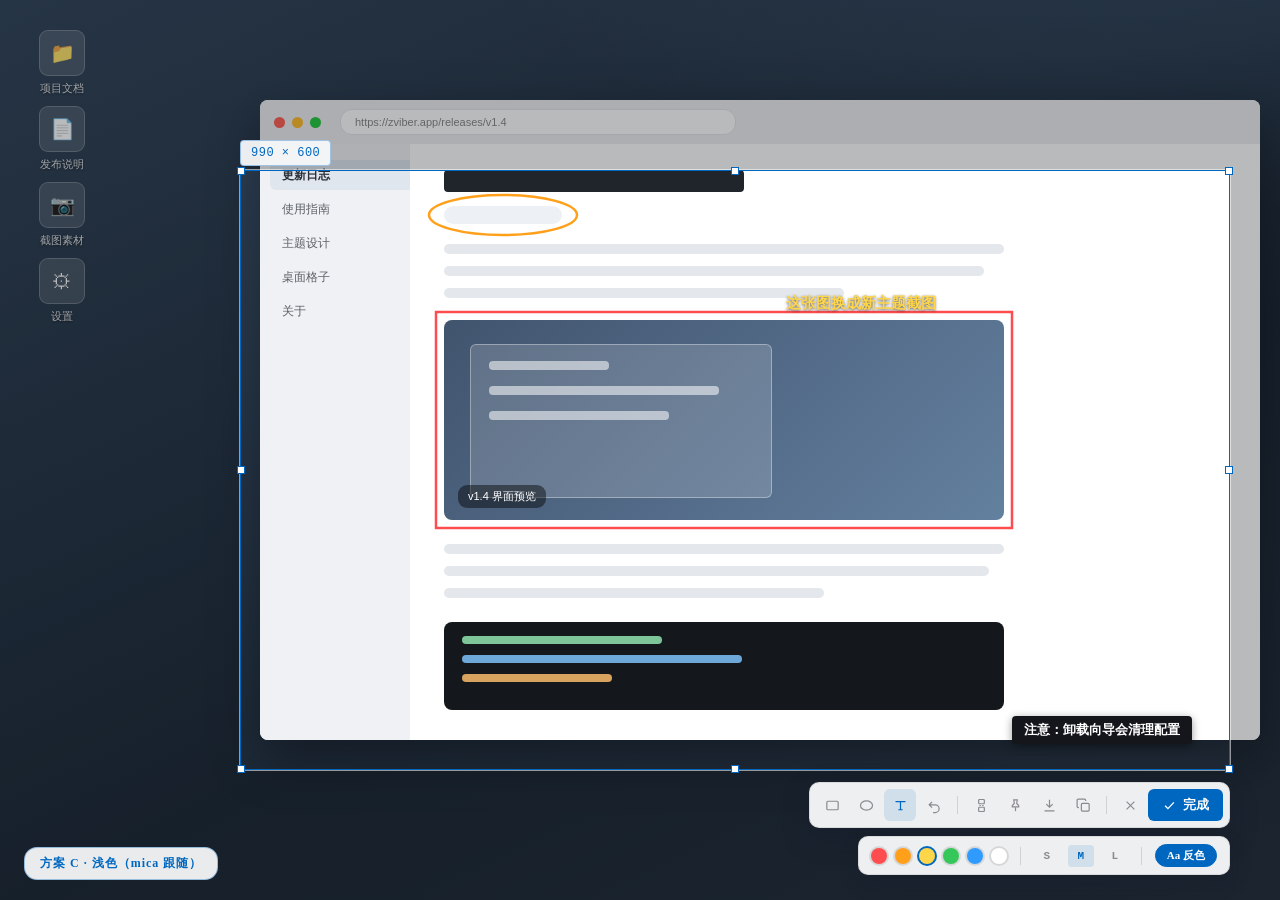
<file: designs/screenshot/shot-c-mica.html>
<!DOCTYPE html><html lang="zh-CN"><head><meta charset="utf-8"><title>方案 C · 浅色（mica 跟随）</title><style>
html,body{margin:0;padding:0}
body{width:1600px;height:900px;overflow:hidden;position:relative;font-family:'Segoe UI','Microsoft YaHei',sans-serif}
.layer{position:absolute;inset:0}
.scene{position:absolute;inset:0}
.dim-wrap .scene{filter:brightness(.52) saturate(.75)}
.veil{background:rgba(6,8,12,.28)}
.sharp-wrap{clip-path:inset(170px 370px 130px 240px)}
/* ---- 场景：壁纸 ---- */
.wp{position:absolute;inset:0;background:linear-gradient(155deg,#33465c 0%,#1d2937 55%,#26313f 100%)}
.wp::after{content:'';position:absolute;inset:0;background:radial-gradient(1200px 500px at 75% -10%,rgba(120,170,220,.18),transparent 60%)}
.dicon{position:absolute;left:30px;width:64px;text-align:center}
.dicon .ic{width:44px;height:44px;margin:0 auto;border-radius:9px;background:rgba(255,255,255,.14);border:1px solid rgba(255,255,255,.22);display:flex;align-items:center;justify-content:center;font-size:20px;color:#fff}
.dicon .tx{margin-top:5px;font-size:11px;color:rgba(255,255,255,.85);text-shadow:0 1px 2px rgba(0,0,0,.5)}
/* ---- 场景：假窗口 ---- */
.win{position:absolute;left:260px;top:100px;width:1000px;height:640px;background:#f6f7f9;border-radius:8px;overflow:hidden;box-shadow:0 18px 50px rgba(0,0,0,.35)}
.win .t{height:44px;background:#eceef1;display:flex;align-items:center;padding:0 14px;gap:7px}
.win .dot3{width:11px;height:11px;border-radius:50%}
.win .addr{margin-left:12px;width:380px;height:24px;background:#fff;border-radius:12px;font-size:11px;color:#888;display:flex;align-items:center;padding-left:14px;border:1px solid #e2e4e8}
.nav{position:absolute;left:0;top:44px;bottom:0;width:150px;background:#eff1f4;padding:16px 10px}
.nav .it{height:30px;border-radius:6px;font-size:12px;color:#5c6068;display:flex;align-items:center;padding-left:12px;margin-bottom:4px}
.nav .it.on{background:#dfe6ee;color:#2b2f36;font-weight:600}
.main{position:absolute;left:150px;top:44px;right:0;bottom:0;background:#fff;padding:26px 34px}
.h1bar{width:300px;height:22px;background:#20242b;border-radius:4px}
.chip{margin-top:14px;width:118px;height:18px;background:#edf1f6;border-radius:9px}
.pl{margin-top:20px}
.pl i{display:block;height:10px;background:#e4e7eb;border-radius:5px;margin-bottom:12px}
.imgb{margin-top:22px;width:560px;height:200px;border-radius:8px;background:linear-gradient(135deg,#41546e,#63809f);position:relative;overflow:hidden}
.imgb .mock{position:absolute;left:26px;top:24px;width:300px;height:152px;background:rgba(255,255,255,.16);border:1px solid rgba(255,255,255,.35);border-radius:6px}
.imgb .mock i{display:block;height:9px;background:rgba(255,255,255,.55);border-radius:4px;margin:16px 18px 0}
.imgb .lb{position:absolute;left:14px;bottom:12px;background:rgba(0,0,0,.45);color:#fff;font-size:11px;padding:4px 10px;border-radius:9px}
.code{margin-top:24px;width:560px;height:88px;background:#14171c;border-radius:8px;padding:14px 18px;box-sizing:border-box}
.code i{display:block;height:8px;border-radius:4px;margin-bottom:11px}
/* ---- 选区 ---- */
.sel{position:absolute;left:240px;top:170px;width:990px;height:600px;box-sizing:border-box}
.h{position:absolute;width:8px;height:8px;box-sizing:border-box}
.h.nw{left:-4px;top:-4px}.h.n{left:50%;margin-left:-4px;top:-4px}.h.ne{right:-4px;top:-4px}
.h.e{right:-4px;top:50%;margin-top:-4px}.h.se{right:-4px;bottom:-4px}.h.s{left:50%;margin-left:-4px;bottom:-4px}
.h.sw{left:-4px;bottom:-4px}.h.w{left:-4px;top:50%;margin-top:-4px}
.sizelabel{position:absolute;left:240px;top:140px;padding:5px 10px;border-radius:4px;font:12px Consolas,'Segoe UI',monospace;letter-spacing:.5px;white-space:nowrap}
/* ---- 标注示例 ---- */
.annot{position:absolute;inset:0}
.atext{position:absolute;left:786px;top:294px;font:600 15px 'Microsoft YaHei';color:#ffd54a;text-shadow:0 1px 3px rgba(0,0,0,.65)}
.ainv{position:absolute;left:1012px;top:716px;font:600 13px 'Microsoft YaHei';color:#fff;background:#14161c;padding:5px 12px;border-radius:4px;box-shadow:0 2px 8px rgba(0,0,0,.4);white-space:nowrap}
/* ---- 工具条 ---- */
.bar{position:absolute;top:782px;right:370px;display:flex;align-items:center;padding:6px;gap:2px;box-sizing:border-box}
.tbtn{height:32px;min-width:32px;display:flex;align-items:center;justify-content:center;border:none;background:transparent;border-radius:6px;cursor:pointer;padding:0 5px;gap:5px}
.tbtn svg{width:17px;height:17px;flex:none}
.lbl{font-size:12px;font-family:'Microsoft YaHei'}
.sep{width:1px;height:18px;margin:0 5px;flex:none}
.confirm{height:32px;border:none;border-radius:6px;padding:0 14px;font:600 12.5px 'Microsoft YaHei';display:flex;align-items:center;gap:6px;cursor:pointer}
.confirm svg{width:15px;height:15px}
.subbar{position:absolute;top:836px;right:370px;display:flex;align-items:center;padding:7px 12px;gap:8px;box-sizing:border-box}
.dot{width:16px;height:16px;border-radius:50%;cursor:pointer;flex:none;box-sizing:border-box}
.size{width:26px;height:22px;display:flex;align-items:center;justify-content:center;border-radius:4px;font:600 11px Consolas,monospace;cursor:pointer;flex:none}
.invert{height:23px;padding:0 11px;display:flex;align-items:center;border-radius:12px;font:600 11px 'Microsoft YaHei';cursor:pointer;flex:none;box-sizing:border-box}
/* ---- 钉图预览卡 ---- */
.pin-card{position:absolute;left:1316px;top:64px;width:248px}
.pin-thumb{height:140px;border-radius:4px;position:relative;overflow:hidden;background:linear-gradient(135deg,#3b4c61,#22303f);box-sizing:border-box}
.pin-thumb .pw{position:absolute;left:26px;top:24px;width:196px;height:92px;background:rgba(246,247,249,.95);border-radius:4px;padding:10px 12px;box-sizing:border-box}
.pin-thumb .pw i{display:block;height:7px;background:#d7dbe0;border-radius:3px;margin-bottom:8px}
.pin-thumb .pw i:first-child{width:90px;height:9px;background:#2a2e35}
.pin-cap{margin-top:9px;text-align:center;font:11px 'Microsoft YaHei';padding:6px 0;border-radius:11px;white-space:nowrap}
.tag{position:absolute;left:24px;bottom:20px;padding:7px 15px;border-radius:13px;font:600 12px 'Microsoft YaHei';letter-spacing:1px}


.sel{border:1px solid #0067c0;box-shadow:0 0 0 1px rgba(255,255,255,.55)}
.h{background:#fff;border:1px solid #0067c0}
.sizelabel{background:rgba(247,248,250,.95);color:#0067c0;border:1px solid rgba(0,103,192,.35)}
.bar{background:rgba(247,248,250,.96);border:1px solid rgba(0,0,0,.09);border-radius:10px;box-shadow:0 10px 28px rgba(20,24,40,.25)}
.tbtn{color:#8a8a90}.tbtn:hover{background:rgba(0,0,0,.06);color:#1b1b1f}
.tbtn.on{background:rgba(0,103,192,.12);color:#0067c0}
.tbtn .lbl{display:none}
.sep{background:rgba(0,0,0,.12)}
.confirm{background:#0067c0;color:#fff}
.close:hover{background:#c42b1c;color:#fff}
.subbar{background:rgba(247,248,250,.96);border:1px solid rgba(0,0,0,.09);border-radius:10px;box-shadow:0 8px 20px rgba(20,24,40,.18)}
.dot{box-shadow:0 0 0 2px rgba(0,0,0,.1)}.dot.on{box-shadow:0 0 0 2px #0067c0}
.size{color:#8a8a90}.size.on{background:rgba(0,103,192,.12);color:#0067c0}
.invert{border:1px solid rgba(0,103,192,.45);color:#0067c0}.invert.on{background:#0067c0;color:#fff;border-color:#0067c0}
.pin-thumb{border:1px solid rgba(0,103,192,.3);box-shadow:0 10px 30px rgba(20,24,40,.35)}
.pin-cap{background:rgba(247,248,250,.94);color:#5b5b60;border:1px solid rgba(0,0,0,.1)}
.tag{background:rgba(247,248,250,.94);color:#0067c0;border:1px solid rgba(0,103,192,.35)}

</style></head><body class="scheme-mica"><template id="scene">
<div class="wp"></div>
<div class="dicon" style="top:30px"><div class="ic">&#128193;</div><div class="tx">项目文档</div></div>
<div class="dicon" style="top:106px"><div class="ic">&#128196;</div><div class="tx">发布说明</div></div>
<div class="dicon" style="top:182px"><div class="ic">&#128247;</div><div class="tx">截图素材</div></div>
<div class="dicon" style="top:258px"><div class="ic">&#9881;</div><div class="tx">设置</div></div>
<div class="win">
  <div class="t">
    <span class="dot3" style="background:#ff5f57"></span><span class="dot3" style="background:#febc2e"></span><span class="dot3" style="background:#28c840"></span>
    <span class="addr">https://zviber.app/releases/v1.4</span>
  </div>
  <div class="nav">
    <div class="it on">更新日志</div><div class="it">使用指南</div><div class="it">主题设计</div><div class="it">桌面格子</div><div class="it">关于</div>
  </div>
  <div class="main">
    <div class="h1bar"></div>
    <div class="chip"></div>
    <div class="pl"><i style="width:560px"></i><i style="width:540px"></i><i style="width:400px"></i></div>
    <div class="imgb"><div class="mock"><i style="width:120px"></i><i style="width:230px"></i><i style="width:180px"></i></div><span class="lb">v1.4 界面预览</span></div>
    <div class="pl" style="margin-top:24px"><i style="width:560px"></i><i style="width:545px"></i><i style="width:380px"></i></div>
    <div class="code">
      <i style="width:200px;background:#7ec699"></i>
      <i style="width:280px;background:#6ea8d8"></i>
      <i style="width:150px;background:#d8a35e"></i>
    </div>
  </div>
</div>
</template><div class="layer dim-wrap"><div class="scene-slot"></div></div><div class="layer veil"></div><div class="layer sharp-wrap"><div class="scene-slot"></div></div><div class="annot"><svg style="position:absolute;inset:0" width="1600" height="900"><rect x="436" y="312" width="576" height="216" fill="none" stroke="#ff4d4f" stroke-width="2.5"/><ellipse cx="503" cy="215" rx="74" ry="20" fill="none" stroke="#ff9f1a" stroke-width="2.5"/></svg><div class="atext">这张图换成新主题截图</div><div class="ainv">注意：卸载向导会清理配置</div></div><div class="sizelabel">990 &#215; 600</div><div class="sel"><span class="h nw"></span><span class="h n"></span><span class="h ne"></span><span class="h e"></span><span class="h se"></span><span class="h s"></span><span class="h sw"></span><span class="h w"></span></div><div class="bar"><button class="tbtn" data-t="rect"><svg viewBox="0 0 24 24" fill="none" stroke="currentColor" stroke-width="1.7"><rect x="4" y="6" width="16" height="12" rx="1.5"/></svg></button><button class="tbtn" data-t="ellipse"><svg viewBox="0 0 24 24" fill="none" stroke="currentColor" stroke-width="1.7"><ellipse cx="12" cy="12" rx="8.5" ry="6.5"/></svg></button><button class="tbtn on" data-t="text"><svg viewBox="0 0 24 24" fill="none" stroke="currentColor" stroke-width="1.7"><path d="M5 6.5h14M12 6.5V18M9 18h6"/></svg></button><button class="tbtn" data-t="undo"><svg viewBox="0 0 24 24" fill="none" stroke="currentColor" stroke-width="1.7"><path d="M8.5 7L4.5 11l4 4M4.5 11H13a5.5 5.5 0 1 1 0 11h-3"/></svg></button><span class="sep"></span><button class="tbtn" data-t="long"><svg viewBox="0 0 24 24" fill="none" stroke="currentColor" stroke-width="1.7"><rect x="8" y="3.5" width="8" height="6" rx="1"/><rect x="8" y="14.5" width="8" height="6" rx="1"/><path d="M9 12h6" stroke-dasharray="2 2"/></svg><span class="lbl">长图</span></button><button class="tbtn" data-t="pin"><svg viewBox="0 0 24 24" fill="none" stroke="currentColor" stroke-width="1.7"><path d="M9.5 4h5l-.8 5.2 2.8 2.8v2H7.5v-2l2.8-2.8z"/><path d="M12 14.5V20"/></svg><span class="lbl">钉住</span></button><button class="tbtn" data-t="save"><svg viewBox="0 0 24 24" fill="none" stroke="currentColor" stroke-width="1.7"><path d="M12 4v9.5M7.5 10 12 14.5 16.5 10M5 19.5h14"/></svg><span class="lbl">保存</span></button><button class="tbtn" data-t="copy"><svg viewBox="0 0 24 24" fill="none" stroke="currentColor" stroke-width="1.7"><rect x="9" y="9" width="11" height="11" rx="1.5"/><path d="M5.5 15h-1A1.5 1.5 0 0 1 3 13.5v-9A1.5 1.5 0 0 1 4.5 3h9A1.5 1.5 0 0 1 15 4.5v1"/></svg><span class="lbl">复制</span></button><span class="sep"></span><button class="tbtn close" data-t="close"><svg viewBox="0 0 24 24" fill="none" stroke="currentColor" stroke-width="1.7"><path d="M6.5 6.5l11 11M17.5 6.5l-11 11"/></svg></button><button class="confirm"><svg viewBox="0 0 24 24" fill="none" stroke="currentColor" stroke-width="2.2"><path d="M5 12.5l4.5 4.5L19 7"/></svg><span>完成</span></button></div><div class="subbar"><span class="dot" style="background:#ff4d4f"></span><span class="dot" style="background:#ff9f1a"></span><span class="dot on" style="background:#ffd54a"></span><span class="dot" style="background:#35c759"></span><span class="dot" style="background:#2f9bff"></span><span class="dot" style="background:#ffffff"></span><span class="sep"></span><span class="size">S</span><span class="size on">M</span><span class="size">L</span><span class="sep"></span><span class="invert on">Aa 反色</span></div><div class="pin-card"><div class="pin-thumb"><div class="pw"><i></i><i style="width:150px"></i><i style="width:160px"></i><i style="width:110px"></i></div></div><div class="pin-cap">钉住效果 &#183; 可拖拽移动 &#183; 双击关闭</div></div><div class="tag">方案 C · 浅色（mica 跟随）</div><script>var h=document.getElementById("scene").innerHTML;document.querySelectorAll(".scene-slot").forEach(function(e){e.innerHTML=h});</script></body></html>
</file>
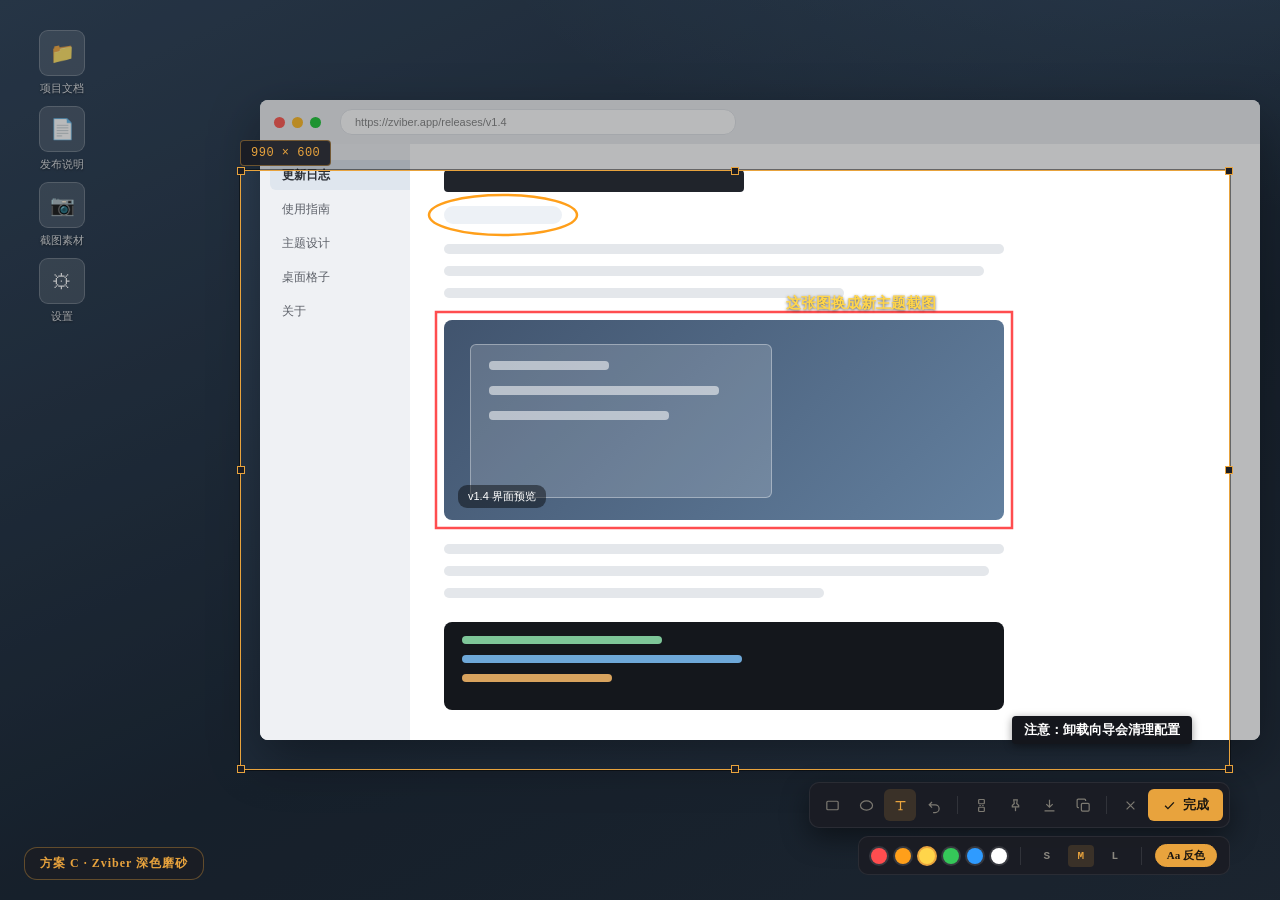
<file: designs/screenshot/shot-c-nocturne.html>
<!DOCTYPE html><html lang="zh-CN"><head><meta charset="utf-8"><title>方案 C &#183; Zviber 深色磨砂</title><style>
html,body{margin:0;padding:0}
body{width:1600px;height:900px;overflow:hidden;position:relative;font-family:'Segoe UI','Microsoft YaHei',sans-serif}
.layer{position:absolute;inset:0}
.scene{position:absolute;inset:0}
.dim-wrap .scene{filter:brightness(.52) saturate(.75)}
.veil{background:rgba(6,8,12,.28)}
.sharp-wrap{clip-path:inset(170px 370px 130px 240px)}
/* ---- 场景：壁纸 ---- */
.wp{position:absolute;inset:0;background:linear-gradient(155deg,#33465c 0%,#1d2937 55%,#26313f 100%)}
.wp::after{content:'';position:absolute;inset:0;background:radial-gradient(1200px 500px at 75% -10%,rgba(120,170,220,.18),transparent 60%)}
.dicon{position:absolute;left:30px;width:64px;text-align:center}
.dicon .ic{width:44px;height:44px;margin:0 auto;border-radius:9px;background:rgba(255,255,255,.14);border:1px solid rgba(255,255,255,.22);display:flex;align-items:center;justify-content:center;font-size:20px;color:#fff}
.dicon .tx{margin-top:5px;font-size:11px;color:rgba(255,255,255,.85);text-shadow:0 1px 2px rgba(0,0,0,.5)}
/* ---- 场景：假窗口 ---- */
.win{position:absolute;left:260px;top:100px;width:1000px;height:640px;background:#f6f7f9;border-radius:8px;overflow:hidden;box-shadow:0 18px 50px rgba(0,0,0,.35)}
.win .t{height:44px;background:#eceef1;display:flex;align-items:center;padding:0 14px;gap:7px}
.win .dot3{width:11px;height:11px;border-radius:50%}
.win .addr{margin-left:12px;width:380px;height:24px;background:#fff;border-radius:12px;font-size:11px;color:#888;display:flex;align-items:center;padding-left:14px;border:1px solid #e2e4e8}
.nav{position:absolute;left:0;top:44px;bottom:0;width:150px;background:#eff1f4;padding:16px 10px}
.nav .it{height:30px;border-radius:6px;font-size:12px;color:#5c6068;display:flex;align-items:center;padding-left:12px;margin-bottom:4px}
.nav .it.on{background:#dfe6ee;color:#2b2f36;font-weight:600}
.main{position:absolute;left:150px;top:44px;right:0;bottom:0;background:#fff;padding:26px 34px}
.h1bar{width:300px;height:22px;background:#20242b;border-radius:4px}
.chip{margin-top:14px;width:118px;height:18px;background:#edf1f6;border-radius:9px}
.pl{margin-top:20px}
.pl i{display:block;height:10px;background:#e4e7eb;border-radius:5px;margin-bottom:12px}
.imgb{margin-top:22px;width:560px;height:200px;border-radius:8px;background:linear-gradient(135deg,#41546e,#63809f);position:relative;overflow:hidden}
.imgb .mock{position:absolute;left:26px;top:24px;width:300px;height:152px;background:rgba(255,255,255,.16);border:1px solid rgba(255,255,255,.35);border-radius:6px}
.imgb .mock i{display:block;height:9px;background:rgba(255,255,255,.55);border-radius:4px;margin:16px 18px 0}
.imgb .lb{position:absolute;left:14px;bottom:12px;background:rgba(0,0,0,.45);color:#fff;font-size:11px;padding:4px 10px;border-radius:9px}
.code{margin-top:24px;width:560px;height:88px;background:#14171c;border-radius:8px;padding:14px 18px;box-sizing:border-box}
.code i{display:block;height:8px;border-radius:4px;margin-bottom:11px}
/* ---- 选区 ---- */
.sel{position:absolute;left:240px;top:170px;width:990px;height:600px;box-sizing:border-box}
.h{position:absolute;width:8px;height:8px;box-sizing:border-box}
.h.nw{left:-4px;top:-4px}.h.n{left:50%;margin-left:-4px;top:-4px}.h.ne{right:-4px;top:-4px}
.h.e{right:-4px;top:50%;margin-top:-4px}.h.se{right:-4px;bottom:-4px}.h.s{left:50%;margin-left:-4px;bottom:-4px}
.h.sw{left:-4px;bottom:-4px}.h.w{left:-4px;top:50%;margin-top:-4px}
.sizelabel{position:absolute;left:240px;top:140px;padding:5px 10px;border-radius:4px;font:12px Consolas,'Segoe UI',monospace;letter-spacing:.5px;white-space:nowrap}
/* ---- 标注示例 ---- */
.annot{position:absolute;inset:0}
.atext{position:absolute;left:786px;top:294px;font:600 15px 'Microsoft YaHei';color:#ffd54a;text-shadow:0 1px 3px rgba(0,0,0,.65)}
.ainv{position:absolute;left:1012px;top:716px;font:600 13px 'Microsoft YaHei';color:#fff;background:#14161c;padding:5px 12px;border-radius:4px;box-shadow:0 2px 8px rgba(0,0,0,.4);white-space:nowrap}
/* ---- 工具条 ---- */
.bar{position:absolute;top:782px;right:370px;display:flex;align-items:center;padding:6px;gap:2px;box-sizing:border-box}
.tbtn{height:32px;min-width:32px;display:flex;align-items:center;justify-content:center;border:none;background:transparent;border-radius:6px;cursor:pointer;padding:0 5px;gap:5px}
.tbtn svg{width:17px;height:17px;flex:none}
.lbl{font-size:12px;font-family:'Microsoft YaHei'}
.sep{width:1px;height:18px;margin:0 5px;flex:none}
.confirm{height:32px;border:none;border-radius:6px;padding:0 14px;font:600 12.5px 'Microsoft YaHei';display:flex;align-items:center;gap:6px;cursor:pointer}
.confirm svg{width:15px;height:15px}
.subbar{position:absolute;top:836px;right:370px;display:flex;align-items:center;padding:7px 12px;gap:8px;box-sizing:border-box}
.dot{width:16px;height:16px;border-radius:50%;cursor:pointer;flex:none;box-sizing:border-box}
.size{width:26px;height:22px;display:flex;align-items:center;justify-content:center;border-radius:4px;font:600 11px Consolas,monospace;cursor:pointer;flex:none}
.invert{height:23px;padding:0 11px;display:flex;align-items:center;border-radius:12px;font:600 11px 'Microsoft YaHei';cursor:pointer;flex:none;box-sizing:border-box}
/* ---- 钉图预览卡 ---- */
.pin-card{position:absolute;left:1316px;top:64px;width:248px}
.pin-thumb{height:140px;border-radius:4px;position:relative;overflow:hidden;background:linear-gradient(135deg,#3b4c61,#22303f);box-sizing:border-box}
.pin-thumb .pw{position:absolute;left:26px;top:24px;width:196px;height:92px;background:rgba(246,247,249,.95);border-radius:4px;padding:10px 12px;box-sizing:border-box}
.pin-thumb .pw i{display:block;height:7px;background:#d7dbe0;border-radius:3px;margin-bottom:8px}
.pin-thumb .pw i:first-child{width:90px;height:9px;background:#2a2e35}
.pin-cap{margin-top:9px;text-align:center;font:11px 'Microsoft YaHei';padding:6px 0;border-radius:11px;white-space:nowrap}
.tag{position:absolute;left:24px;bottom:20px;padding:7px 15px;border-radius:13px;font:600 12px 'Microsoft YaHei';letter-spacing:1px}


.sel{border:1px solid #e8a33d;box-shadow:0 0 0 1px rgba(0,0,0,.45)}
.h{background:#1b1d24;border:1px solid #e8a33d}
.sizelabel{background:rgba(27,29,36,.92);color:#e8a33d;border:1px solid rgba(232,163,61,.4)}
.bar{background:rgba(27,29,36,.93);border:1px solid rgba(255,255,255,.07);border-radius:10px;box-shadow:0 10px 28px rgba(0,0,0,.45)}
.tbtn{color:#7d7a72}.tbtn:hover{background:rgba(255,255,255,.08);color:#e8e6e1}
.tbtn.on{background:rgba(232,163,61,.16);color:#e8a33d}
.tbtn .lbl{display:none}
.sep{background:rgba(255,255,255,.1)}
.confirm{background:#e8a33d;color:#1a1610;font-weight:700}
.close:hover{background:#c42b1c;color:#fff}
.subbar{background:rgba(27,29,36,.93);border:1px solid rgba(255,255,255,.07);border-radius:10px}
.dot{box-shadow:0 0 0 2px rgba(255,255,255,.12)}.dot.on{box-shadow:0 0 0 2px #e8a33d}
.size{color:#8a877f}.size.on{background:rgba(232,163,61,.16);color:#e8a33d}
.invert{border:1px solid rgba(232,163,61,.5);color:#e8a33d}.invert.on{background:#e8a33d;color:#1a1610;border-color:#e8a33d}
.pin-thumb{border:1px solid rgba(232,163,61,.35);box-shadow:0 10px 30px rgba(0,0,0,.5)}
.pin-cap{background:rgba(27,29,36,.85);color:#a8a49a;border:1px solid rgba(255,255,255,.08)}
.tag{background:rgba(27,29,36,.9);color:#e8a33d;border:1px solid rgba(232,163,61,.35)}

</style></head><body class="scheme-noc"><template id="scene">
<div class="wp"></div>
<div class="dicon" style="top:30px"><div class="ic">&#128193;</div><div class="tx">项目文档</div></div>
<div class="dicon" style="top:106px"><div class="ic">&#128196;</div><div class="tx">发布说明</div></div>
<div class="dicon" style="top:182px"><div class="ic">&#128247;</div><div class="tx">截图素材</div></div>
<div class="dicon" style="top:258px"><div class="ic">&#9881;</div><div class="tx">设置</div></div>
<div class="win">
  <div class="t">
    <span class="dot3" style="background:#ff5f57"></span><span class="dot3" style="background:#febc2e"></span><span class="dot3" style="background:#28c840"></span>
    <span class="addr">https://zviber.app/releases/v1.4</span>
  </div>
  <div class="nav">
    <div class="it on">更新日志</div><div class="it">使用指南</div><div class="it">主题设计</div><div class="it">桌面格子</div><div class="it">关于</div>
  </div>
  <div class="main">
    <div class="h1bar"></div>
    <div class="chip"></div>
    <div class="pl"><i style="width:560px"></i><i style="width:540px"></i><i style="width:400px"></i></div>
    <div class="imgb"><div class="mock"><i style="width:120px"></i><i style="width:230px"></i><i style="width:180px"></i></div><span class="lb">v1.4 界面预览</span></div>
    <div class="pl" style="margin-top:24px"><i style="width:560px"></i><i style="width:545px"></i><i style="width:380px"></i></div>
    <div class="code">
      <i style="width:200px;background:#7ec699"></i>
      <i style="width:280px;background:#6ea8d8"></i>
      <i style="width:150px;background:#d8a35e"></i>
    </div>
  </div>
</div>
</template><div class="layer dim-wrap"><div class="scene-slot"></div></div><div class="layer veil"></div><div class="layer sharp-wrap"><div class="scene-slot"></div></div><div class="annot"><svg style="position:absolute;inset:0" width="1600" height="900"><rect x="436" y="312" width="576" height="216" fill="none" stroke="#ff4d4f" stroke-width="2.5"/><ellipse cx="503" cy="215" rx="74" ry="20" fill="none" stroke="#ff9f1a" stroke-width="2.5"/></svg><div class="atext">这张图换成新主题截图</div><div class="ainv">注意：卸载向导会清理配置</div></div><div class="sizelabel">990 &#215; 600</div><div class="sel"><span class="h nw"></span><span class="h n"></span><span class="h ne"></span><span class="h e"></span><span class="h se"></span><span class="h s"></span><span class="h sw"></span><span class="h w"></span></div><div class="bar"><button class="tbtn" data-t="rect"><svg viewBox="0 0 24 24" fill="none" stroke="currentColor" stroke-width="1.7"><rect x="4" y="6" width="16" height="12" rx="1.5"/></svg></button><button class="tbtn" data-t="ellipse"><svg viewBox="0 0 24 24" fill="none" stroke="currentColor" stroke-width="1.7"><ellipse cx="12" cy="12" rx="8.5" ry="6.5"/></svg></button><button class="tbtn on" data-t="text"><svg viewBox="0 0 24 24" fill="none" stroke="currentColor" stroke-width="1.7"><path d="M5 6.5h14M12 6.5V18M9 18h6"/></svg></button><button class="tbtn" data-t="undo"><svg viewBox="0 0 24 24" fill="none" stroke="currentColor" stroke-width="1.7"><path d="M8.5 7L4.5 11l4 4M4.5 11H13a5.5 5.5 0 1 1 0 11h-3"/></svg></button><span class="sep"></span><button class="tbtn" data-t="long"><svg viewBox="0 0 24 24" fill="none" stroke="currentColor" stroke-width="1.7"><rect x="8" y="3.5" width="8" height="6" rx="1"/><rect x="8" y="14.5" width="8" height="6" rx="1"/><path d="M9 12h6" stroke-dasharray="2 2"/></svg><span class="lbl">长图</span></button><button class="tbtn" data-t="pin"><svg viewBox="0 0 24 24" fill="none" stroke="currentColor" stroke-width="1.7"><path d="M9.5 4h5l-.8 5.2 2.8 2.8v2H7.5v-2l2.8-2.8z"/><path d="M12 14.5V20"/></svg><span class="lbl">钉住</span></button><button class="tbtn" data-t="save"><svg viewBox="0 0 24 24" fill="none" stroke="currentColor" stroke-width="1.7"><path d="M12 4v9.5M7.5 10 12 14.5 16.5 10M5 19.5h14"/></svg><span class="lbl">保存</span></button><button class="tbtn" data-t="copy"><svg viewBox="0 0 24 24" fill="none" stroke="currentColor" stroke-width="1.7"><rect x="9" y="9" width="11" height="11" rx="1.5"/><path d="M5.5 15h-1A1.5 1.5 0 0 1 3 13.5v-9A1.5 1.5 0 0 1 4.5 3h9A1.5 1.5 0 0 1 15 4.5v1"/></svg><span class="lbl">复制</span></button><span class="sep"></span><button class="tbtn close" data-t="close"><svg viewBox="0 0 24 24" fill="none" stroke="currentColor" stroke-width="1.7"><path d="M6.5 6.5l11 11M17.5 6.5l-11 11"/></svg></button><button class="confirm"><svg viewBox="0 0 24 24" fill="none" stroke="currentColor" stroke-width="2.2"><path d="M5 12.5l4.5 4.5L19 7"/></svg><span>完成</span></button></div><div class="subbar"><span class="dot" style="background:#ff4d4f"></span><span class="dot" style="background:#ff9f1a"></span><span class="dot on" style="background:#ffd54a"></span><span class="dot" style="background:#35c759"></span><span class="dot" style="background:#2f9bff"></span><span class="dot" style="background:#ffffff"></span><span class="sep"></span><span class="size">S</span><span class="size on">M</span><span class="size">L</span><span class="sep"></span><span class="invert on">Aa 反色</span></div><div class="pin-card"><div class="pin-thumb"><div class="pw"><i></i><i style="width:150px"></i><i style="width:160px"></i><i style="width:110px"></i></div></div><div class="pin-cap">钉住效果 &#183; 可拖拽移动 &#183; 双击关闭</div></div><div class="tag">方案 C &#183; Zviber 深色磨砂</div><script>var h=document.getElementById("scene").innerHTML;document.querySelectorAll(".scene-slot").forEach(function(e){e.innerHTML=h});</script></body></html>
</file>
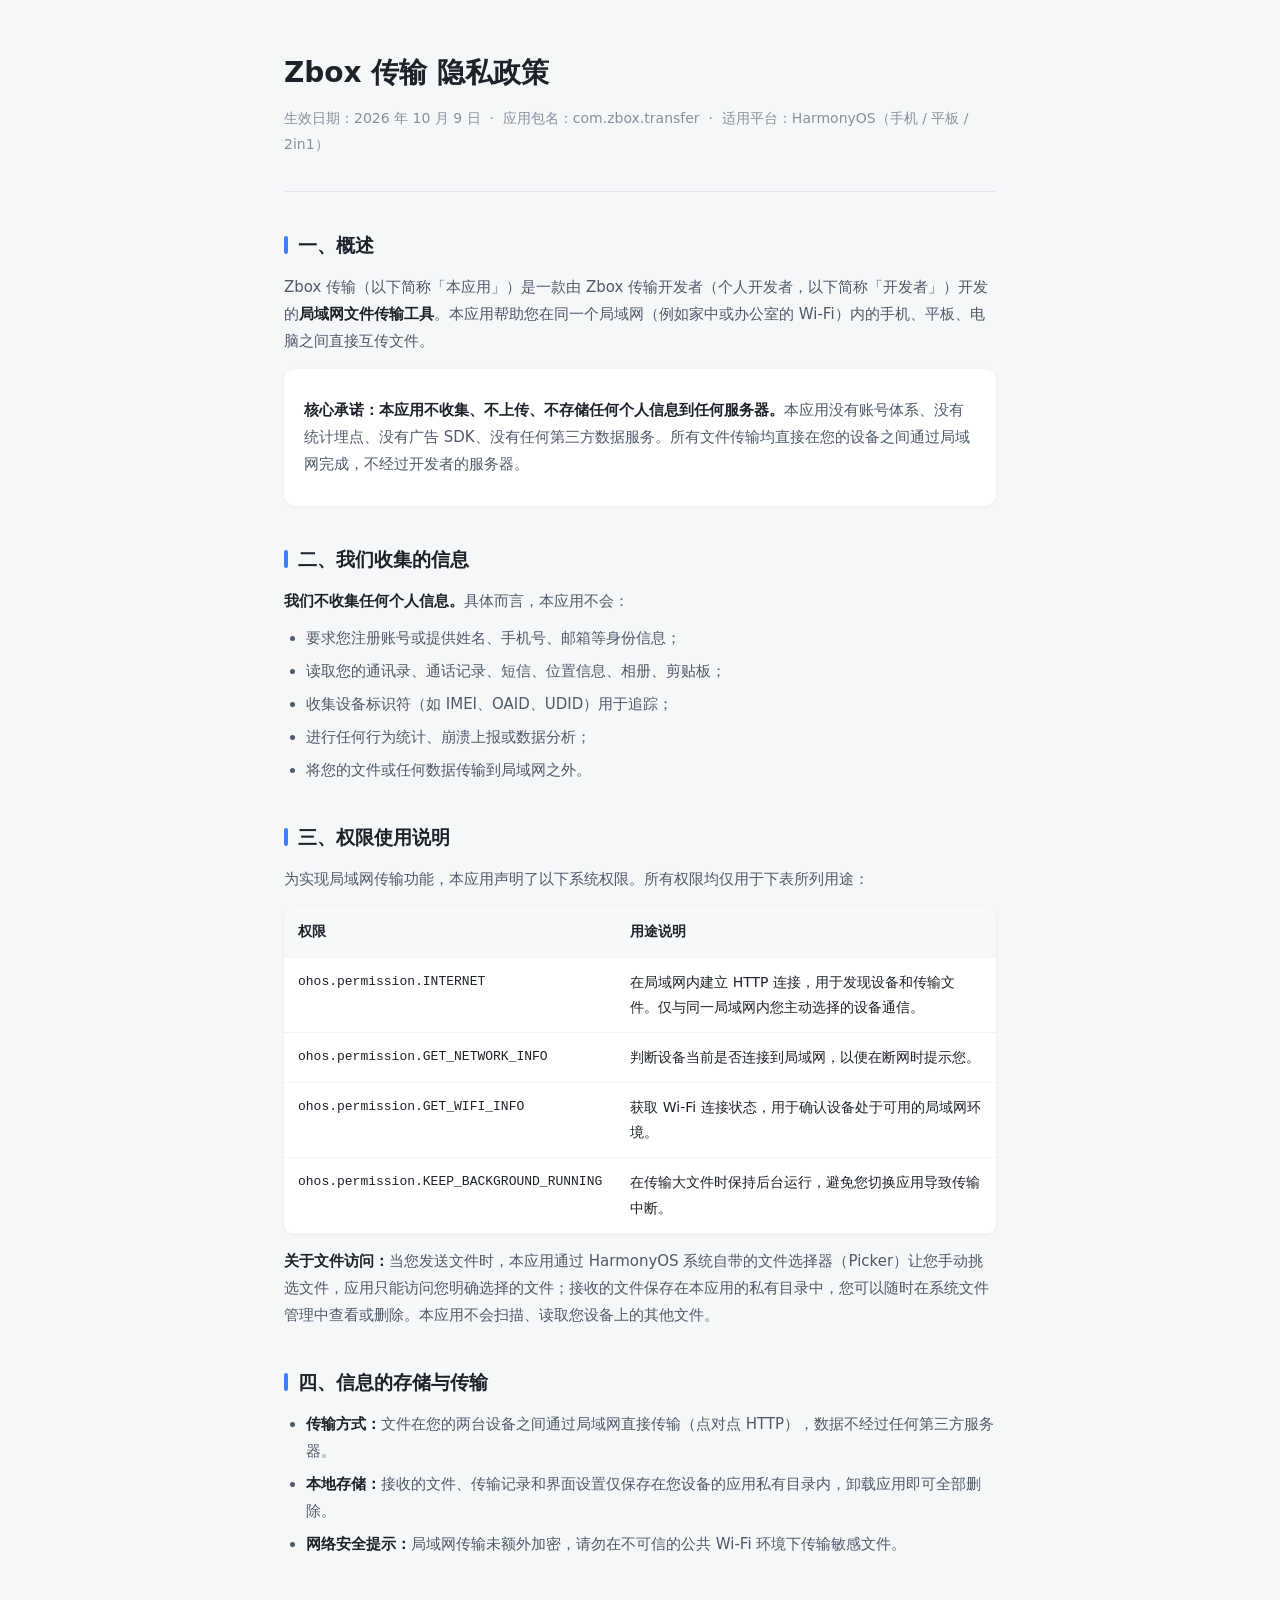
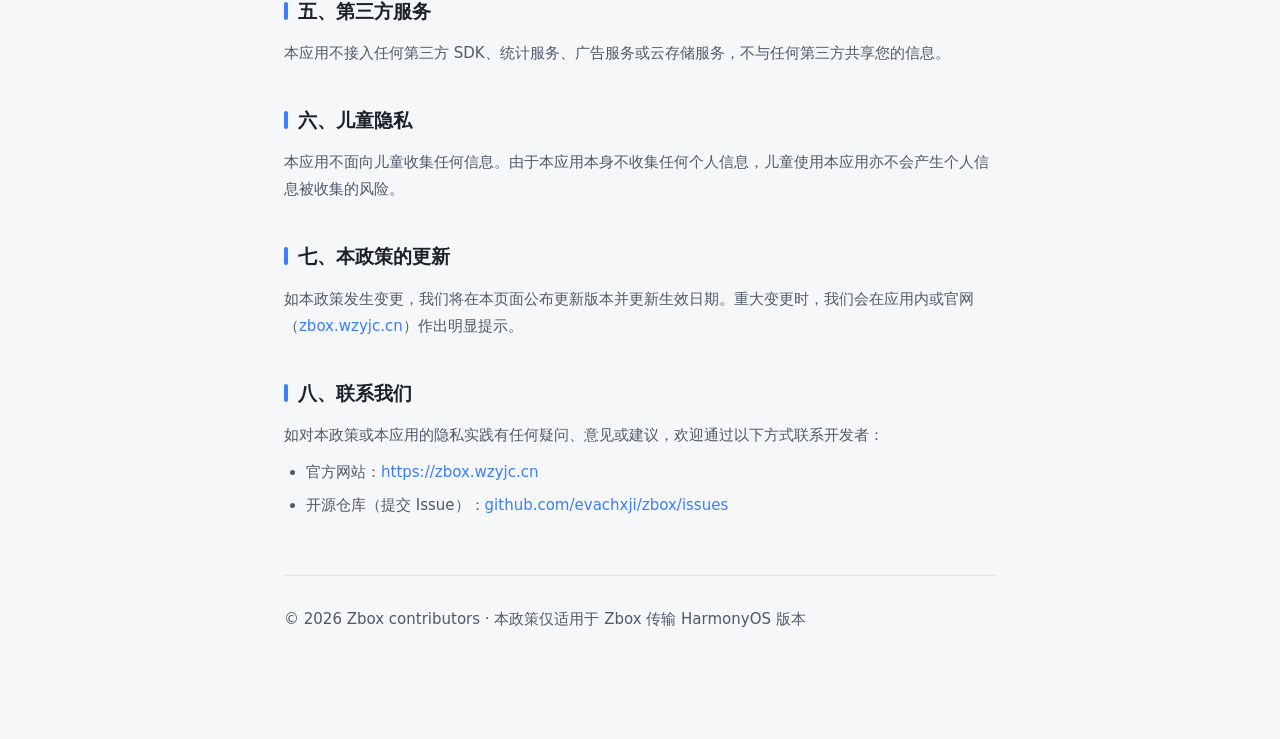
<file: website/harmony/privacy.html>
﻿<!DOCTYPE html>
<html lang="zh-CN">
<head>
<meta charset="UTF-8" />
<meta name="viewport" content="width=device-width, initial-scale=1.0" />
<title>Zbox 传输 隐私政策</title>
<meta name="description" content="Zbox 传输（HarmonyOS 应用）隐私政策：不收集任何个人信息，所有文件传输均在局域网内完成。" />
<style>
  :root { color-scheme: light; }
  * { margin: 0; padding: 0; box-sizing: border-box; }
  body {
    font-family: "PingFang SC", "HarmonyOS Sans SC", "Microsoft YaHei", system-ui, sans-serif;
    background: #f6f7f9; color: #1d2129; line-height: 1.8;
    -webkit-font-smoothing: antialiased;
  }
  .wrap { max-width: 760px; margin: 0 auto; padding: 48px 24px 96px; }
  header { border-bottom: 1px solid #e5e6eb; padding-bottom: 24px; margin-bottom: 32px; }
  h1 { font-size: 28px; font-weight: 600; }
  .meta { margin-top: 8px; font-size: 14px; color: #86909c; }
  h2 { font-size: 19px; font-weight: 600; margin: 36px 0 12px; }
  h2::before { content: ""; display: inline-block; width: 4px; height: 18px; background: #3c7eff; border-radius: 2px; margin-right: 10px; vertical-align: -2px; }
  p { margin: 10px 0; font-size: 15px; color: #4e5969; }
  strong { color: #1d2129; }
  table { width: 100%; border-collapse: collapse; margin: 14px 0; font-size: 14px; background: #fff; border-radius: 10px; overflow: hidden; box-shadow: 0 1px 4px rgba(0,0,0,.05); }
  th, td { padding: 12px 14px; text-align: left; border-bottom: 1px solid #f2f3f5; vertical-align: top; }
  th { background: #f7f8fa; font-weight: 600; color: #1d2129; white-space: nowrap; }
  td:first-child { white-space: nowrap; font-family: ui-monospace, Consolas, monospace; font-size: 13px; }
  ul { margin: 10px 0 10px 22px; font-size: 15px; color: #4e5969; }
  li { margin: 6px 0; }
  .card { background: #fff; border-radius: 12px; padding: 18px 20px; margin: 14px 0; box-shadow: 0 1px 4px rgba(0,0,0,.05); }
  a { color: #3c7eff; text-decoration: none; }
  a:hover { text-decoration: underline; }
  footer { margin-top: 56px; padding-top: 20px; border-top: 1px solid #e5e6eb; font-size: 13px; color: #a9aeb8; }
</style>
</head>
<body>
<div class="wrap">
  <header>
    <h1>Zbox 传输 隐私政策</h1>
    <p class="meta">生效日期：2026 年 10 月 9 日 &nbsp;·&nbsp; 应用包名：com.zbox.transfer &nbsp;·&nbsp; 适用平台：HarmonyOS（手机 / 平板 / 2in1）</p>
  </header>

  <h2>一、概述</h2>
  <p>Zbox 传输（以下简称「本应用」）是一款由 Zbox 传输开发者（个人开发者，以下简称「开发者」）开发的<strong>局域网文件传输工具</strong>。本应用帮助您在同一个局域网（例如家中或办公室的 Wi-Fi）内的手机、平板、电脑之间直接互传文件。</p>
  <div class="card">
    <p><strong>核心承诺：本应用不收集、不上传、不存储任何个人信息到任何服务器。</strong>本应用没有账号体系、没有统计埋点、没有广告 SDK、没有任何第三方数据服务。所有文件传输均直接在您的设备之间通过局域网完成，不经过开发者的服务器。</p>
  </div>

  <h2>二、我们收集的信息</h2>
  <p><strong>我们不收集任何个人信息。</strong>具体而言，本应用不会：</p>
  <ul>
    <li>要求您注册账号或提供姓名、手机号、邮箱等身份信息；</li>
    <li>读取您的通讯录、通话记录、短信、位置信息、相册、剪贴板；</li>
    <li>收集设备标识符（如 IMEI、OAID、UDID）用于追踪；</li>
    <li>进行任何行为统计、崩溃上报或数据分析；</li>
    <li>将您的文件或任何数据传输到局域网之外。</li>
  </ul>

  <h2>三、权限使用说明</h2>
  <p>为实现局域网传输功能，本应用声明了以下系统权限。所有权限均仅用于下表所列用途：</p>
  <table>
    <tr><th>权限</th><th>用途说明</th></tr>
    <tr><td>ohos.permission.INTERNET</td><td>在局域网内建立 HTTP 连接，用于发现设备和传输文件。仅与同一局域网内您主动选择的设备通信。</td></tr>
    <tr><td>ohos.permission.GET_NETWORK_INFO</td><td>判断设备当前是否连接到局域网，以便在断网时提示您。</td></tr>
    <tr><td>ohos.permission.GET_WIFI_INFO</td><td>获取 Wi-Fi 连接状态，用于确认设备处于可用的局域网环境。</td></tr>
    <tr><td>ohos.permission.KEEP_BACKGROUND_RUNNING</td><td>在传输大文件时保持后台运行，避免您切换应用导致传输中断。</td></tr>
  </table>
  <p><strong>关于文件访问：</strong>当您发送文件时，本应用通过 HarmonyOS 系统自带的文件选择器（Picker）让您手动挑选文件，应用只能访问您明确选择的文件；接收的文件保存在本应用的私有目录中，您可以随时在系统文件管理中查看或删除。本应用不会扫描、读取您设备上的其他文件。</p>

  <h2>四、信息的存储与传输</h2>
  <ul>
    <li><strong>传输方式：</strong>文件在您的两台设备之间通过局域网直接传输（点对点 HTTP），数据不经过任何第三方服务器。</li>
    <li><strong>本地存储：</strong>接收的文件、传输记录和界面设置仅保存在您设备的应用私有目录内，卸载应用即可全部删除。</li>
    <li><strong>网络安全提示：</strong>局域网传输未额外加密，请勿在不可信的公共 Wi-Fi 环境下传输敏感文件。</li>
  </ul>

  <h2>五、第三方服务</h2>
  <p>本应用不接入任何第三方 SDK、统计服务、广告服务或云存储服务，不与任何第三方共享您的信息。</p>

  <h2>六、儿童隐私</h2>
  <p>本应用不面向儿童收集任何信息。由于本应用本身不收集任何个人信息，儿童使用本应用亦不会产生个人信息被收集的风险。</p>

  <h2>七、本政策的更新</h2>
  <p>如本政策发生变更，我们将在本页面公布更新版本并更新生效日期。重大变更时，我们会在应用内或官网（<a href="https://zbox.wzyjc.cn">zbox.wzyjc.cn</a>）作出明显提示。</p>

  <h2>八、联系我们</h2>
  <p>如对本政策或本应用的隐私实践有任何疑问、意见或建议，欢迎通过以下方式联系开发者：</p>
  <ul>
    <li>官方网站：<a href="https://zbox.wzyjc.cn">https://zbox.wzyjc.cn</a></li>
    <li>开源仓库（提交 Issue）：<a href="https://github.com/evachxji/zbox/issues">github.com/evachxji/zbox/issues</a></li>
  </ul>

  <footer>
    <p>© 2026 Zbox contributors · 本政策仅适用于 Zbox 传输 HarmonyOS 版本</p>
  </footer>
</div>
</body>
</html>
</file>
